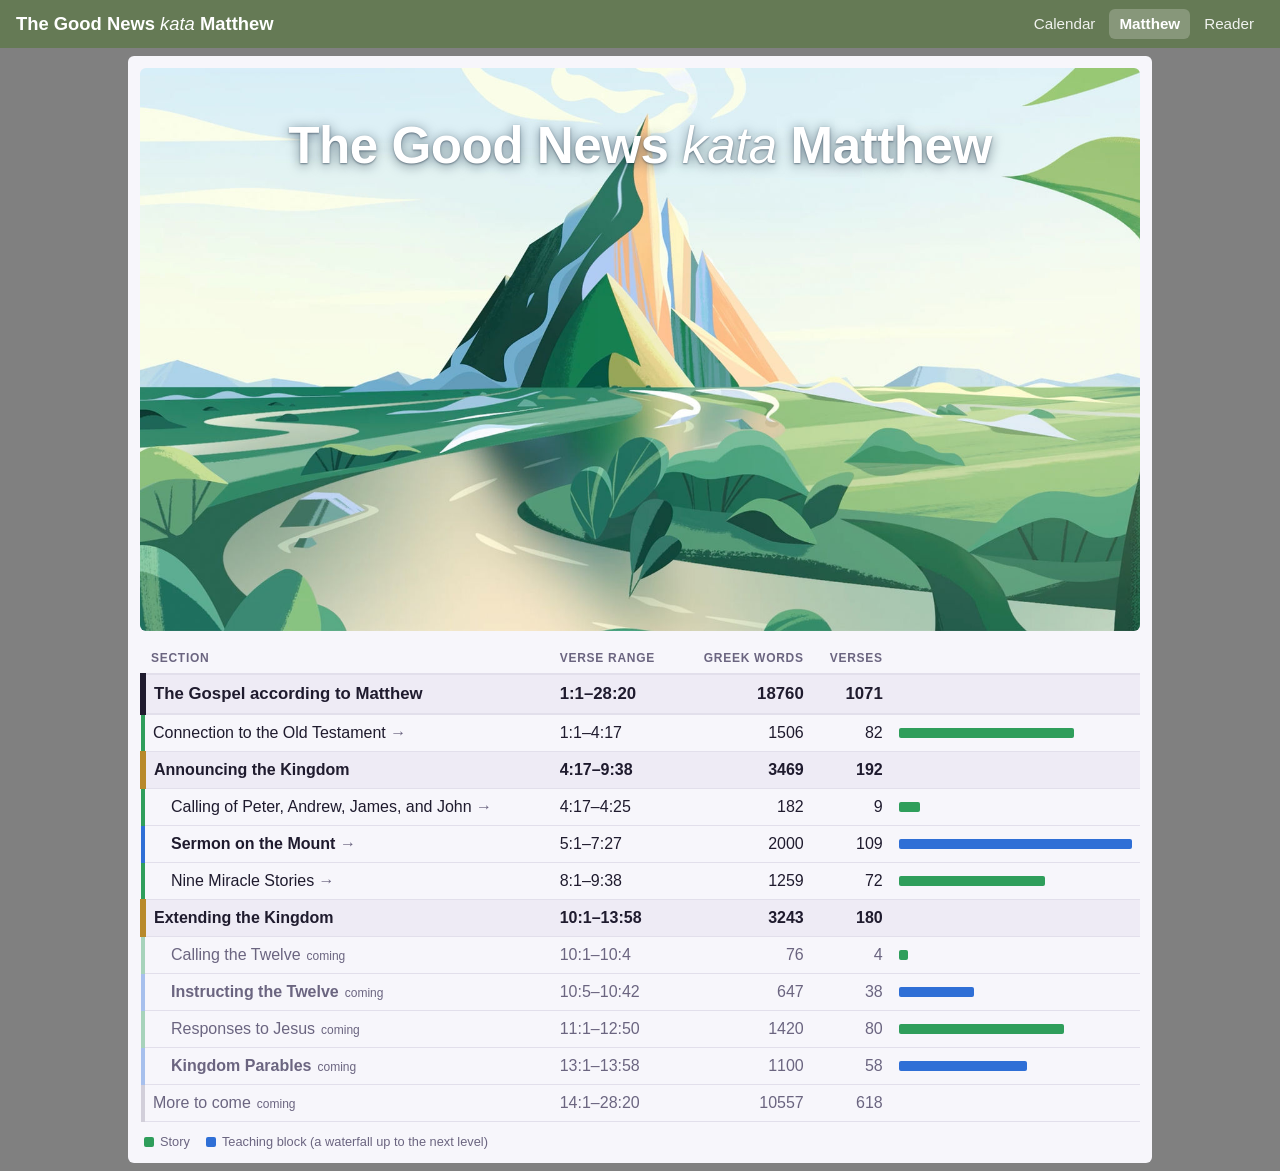
<file: public/index.html>
<!doctype html>
<html lang="en">
<head>
<meta charset="utf-8">
<meta name="viewport" content="width=device-width, initial-scale=1">
<title>Matthew</title>
<style>
body{margin:0;background:gray}
.mt-outline{--bg:#f7f6fb;--fg:#1f1b2e;--muted:#6b6580;--line:#e2dfeb;--tint:#eeebf5;--story:#2f9e5b;--teach:#2f6fd6;--x:#9a95a8;--group:#b8892b;
  max-width:1000px;margin:8px auto;background:var(--bg);color:var(--fg);padding:12px;border-radius:6px;font-family:"Graphik Web",-apple-system,BlinkMacSystemFont,"Segoe UI",Roboto,"Helvetica Neue",Arial,sans-serif;font-size:16px;line-height:1.5}
.mt-outline .hero{position:relative;margin-bottom:12px;border-radius:6px;overflow:hidden}
.mt-outline .hero img{display:block;width:100%;height:auto;aspect-ratio:16/9;object-fit:cover}
/* The title sits over the sky; it is text, not part of the image, so the image can be swapped. */
.mt-outline .hero h1{position:absolute;inset:0 0 auto;margin:0;padding:5% 4% 0;text-align:center;font-size:clamp(1.4rem,5.2vw,3.2rem);font-weight:700;line-height:1.1;letter-spacing:-.01em;color:#fff;text-shadow:0 2px 12px rgba(20,40,60,.55),0 1px 2px rgba(20,40,60,.5)}
.mt-outline .hero h1 span{font-style:italic;font-weight:400}
.mt-outline table{line-height:normal;border-collapse:collapse;width:100%;font-variant-numeric:tabular-nums}
.mt-outline th{text-align:left;font-size:.75rem;letter-spacing:.06em;text-transform:uppercase;color:var(--muted);border-bottom:2px solid var(--line);padding:8px}
.mt-outline td{padding:9px 8px;border-bottom:1px solid var(--line);vertical-align:middle}
.mt-outline td:first-child{border-left:4px solid var(--c0)}
.mt-outline tr.group{--c0:var(--group)} .mt-outline tr.story{--c0:var(--story)} .mt-outline tr.teach{--c0:var(--teach)} .mt-outline tr.x{--c0:var(--x)}
.mt-outline .n{text-align:right} .mt-outline .ref{white-space:nowrap}
.mt-outline .barc{width:25%;min-width:80px} .mt-outline .bar{display:block;height:10px;border-radius:2px;background:var(--c0)}
.mt-outline tr.kT td{font-weight:700;font-size:1.05rem;background:var(--tint);border-top:2px solid var(--line);border-bottom:2px solid var(--line)} .mt-outline tr.kT td:first-child{border-left:6px solid var(--fg)}
.mt-outline tr.kG td{font-weight:700;background:var(--tint)} .mt-outline tr.kG td:first-child{border-left-width:6px}
.mt-outline tr.teach td:first-child{font-weight:600}
.mt-outline a{color:inherit;text-decoration:none} .mt-outline a::after{content:" →";color:var(--muted)}
.mt-outline tr:has(a){cursor:pointer} .mt-outline tr:has(a):hover td{background:var(--tint)} .mt-outline tr:has(a):hover a{text-decoration:underline}
.mt-outline tr.soon td{color:var(--muted)} .mt-outline tr.soon td:first-child{border-left-color:color-mix(in srgb,var(--c0) 40%,transparent)}
.mt-outline .tag{font-size:.75rem;color:var(--muted);font-weight:400;margin-left:6px}
.mt-outline .legend{display:flex;flex-wrap:wrap;gap:4px 16px;margin:10px 4px 0;font-size:.8rem;color:var(--muted)}
.mt-outline .legend span::before{content:"";display:inline-block;width:10px;height:10px;border-radius:2px;margin-right:6px;vertical-align:-1px;background:var(--c)}
/* Narrow screens: drop the count columns, then the bars. */
@media (max-width:900px){.mt-outline th.n,.mt-outline td.n{display:none}}
@media (max-width:700px){.mt-outline th.barc,.mt-outline td.barc{display:none}}
</style>
<script src="scripts/site-header.js?v=2"></script>
</head>
<body>
<site-header current="matthew"></site-header>
<div class="mt-outline">
<div class="hero"><img src="images/mountain.jpg" alt="Mountain landscape (BibleProject)" width="1600" height="900"><h1>The Good News <span>kata</span> Matthew</h1></div>
<table><thead><tr><th>Section</th><th class="ref">Verse range</th><th class="n">Greek words</th><th class="n">Verses</th><th class="barc"><span style="position:absolute;left:-9999px">Relative length</span></th></tr></thead><tbody><tr class="x kT"><td style="padding-left:8px">The Gospel according to Matthew</td><td class="ref">1:1–28:20</td><td class="n">18760</td><td class="n">1071</td><td class="barc"></td></tr><tr class="story"><td style="padding-left:8px"><a href="/otconnections">Connection to the Old Testament</a></td><td class="ref">1:1–4:17</td><td class="n">1506</td><td class="n">82</td><td class="barc"><span class="bar" style="width:75.3%"></span></td></tr><tr class="group kG"><td style="padding-left:8px">Announcing the Kingdom</td><td class="ref">4:17–9:38</td><td class="n">3469</td><td class="n">192</td><td class="barc"></td></tr><tr class="story"><td style="padding-left:26px"><a href="/callingfourfishers">Calling of Peter, Andrew, James, and John</a></td><td class="ref">4:17–4:25</td><td class="n">182</td><td class="n">9</td><td class="barc"><span class="bar" style="width:9.1%"></span></td></tr><tr class="teach"><td style="padding-left:26px"><a href="/sotm">Sermon on the Mount</a></td><td class="ref">5:1–7:27</td><td class="n">2000</td><td class="n">109</td><td class="barc"><span class="bar" style="width:100.0%"></span></td></tr><tr class="story"><td style="padding-left:26px"><a href="/ninemiraclestories">Nine Miracle Stories</a></td><td class="ref">8:1–9:38</td><td class="n">1259</td><td class="n">72</td><td class="barc"><span class="bar" style="width:62.9%"></span></td></tr><tr class="group kG"><td style="padding-left:8px">Extending the Kingdom</td><td class="ref">10:1–13:58</td><td class="n">3243</td><td class="n">180</td><td class="barc"></td></tr><tr class="story soon"><td style="padding-left:26px">Calling the Twelve<span class="tag">coming</span></td><td class="ref">10:1–10:4</td><td class="n">76</td><td class="n">4</td><td class="barc"><span class="bar" style="width:3.8%"></span></td></tr><tr class="teach soon"><td style="padding-left:26px">Instructing the Twelve<span class="tag">coming</span></td><td class="ref">10:5–10:42</td><td class="n">647</td><td class="n">38</td><td class="barc"><span class="bar" style="width:32.4%"></span></td></tr><tr class="story soon"><td style="padding-left:26px">Responses to Jesus<span class="tag">coming</span></td><td class="ref">11:1–12:50</td><td class="n">1420</td><td class="n">80</td><td class="barc"><span class="bar" style="width:71.0%"></span></td></tr><tr class="teach soon"><td style="padding-left:26px">Kingdom Parables<span class="tag">coming</span></td><td class="ref">13:1–13:58</td><td class="n">1100</td><td class="n">58</td><td class="barc"><span class="bar" style="width:55.0%"></span></td></tr><tr class="x soon"><td style="padding-left:8px">More to come<span class="tag">coming</span></td><td class="ref">14:1–28:20</td><td class="n">10557</td><td class="n">618</td><td class="barc"></td></tr></tbody></table>
<div class="legend"><span style="--c:var(--story)">Story</span><span style="--c:var(--teach)">Teaching block (a waterfall up to the next level)</span></div>
</div>
<script>
// A click anywhere on a section's row opens its page.
document.querySelector(".mt-outline tbody").addEventListener("click", (event) => {
  const link = event.target.closest("tr")?.querySelector("a");
  if (link && !event.target.closest("a")) location.href = link.href;
});
</script>
</body>
</html>
</file>
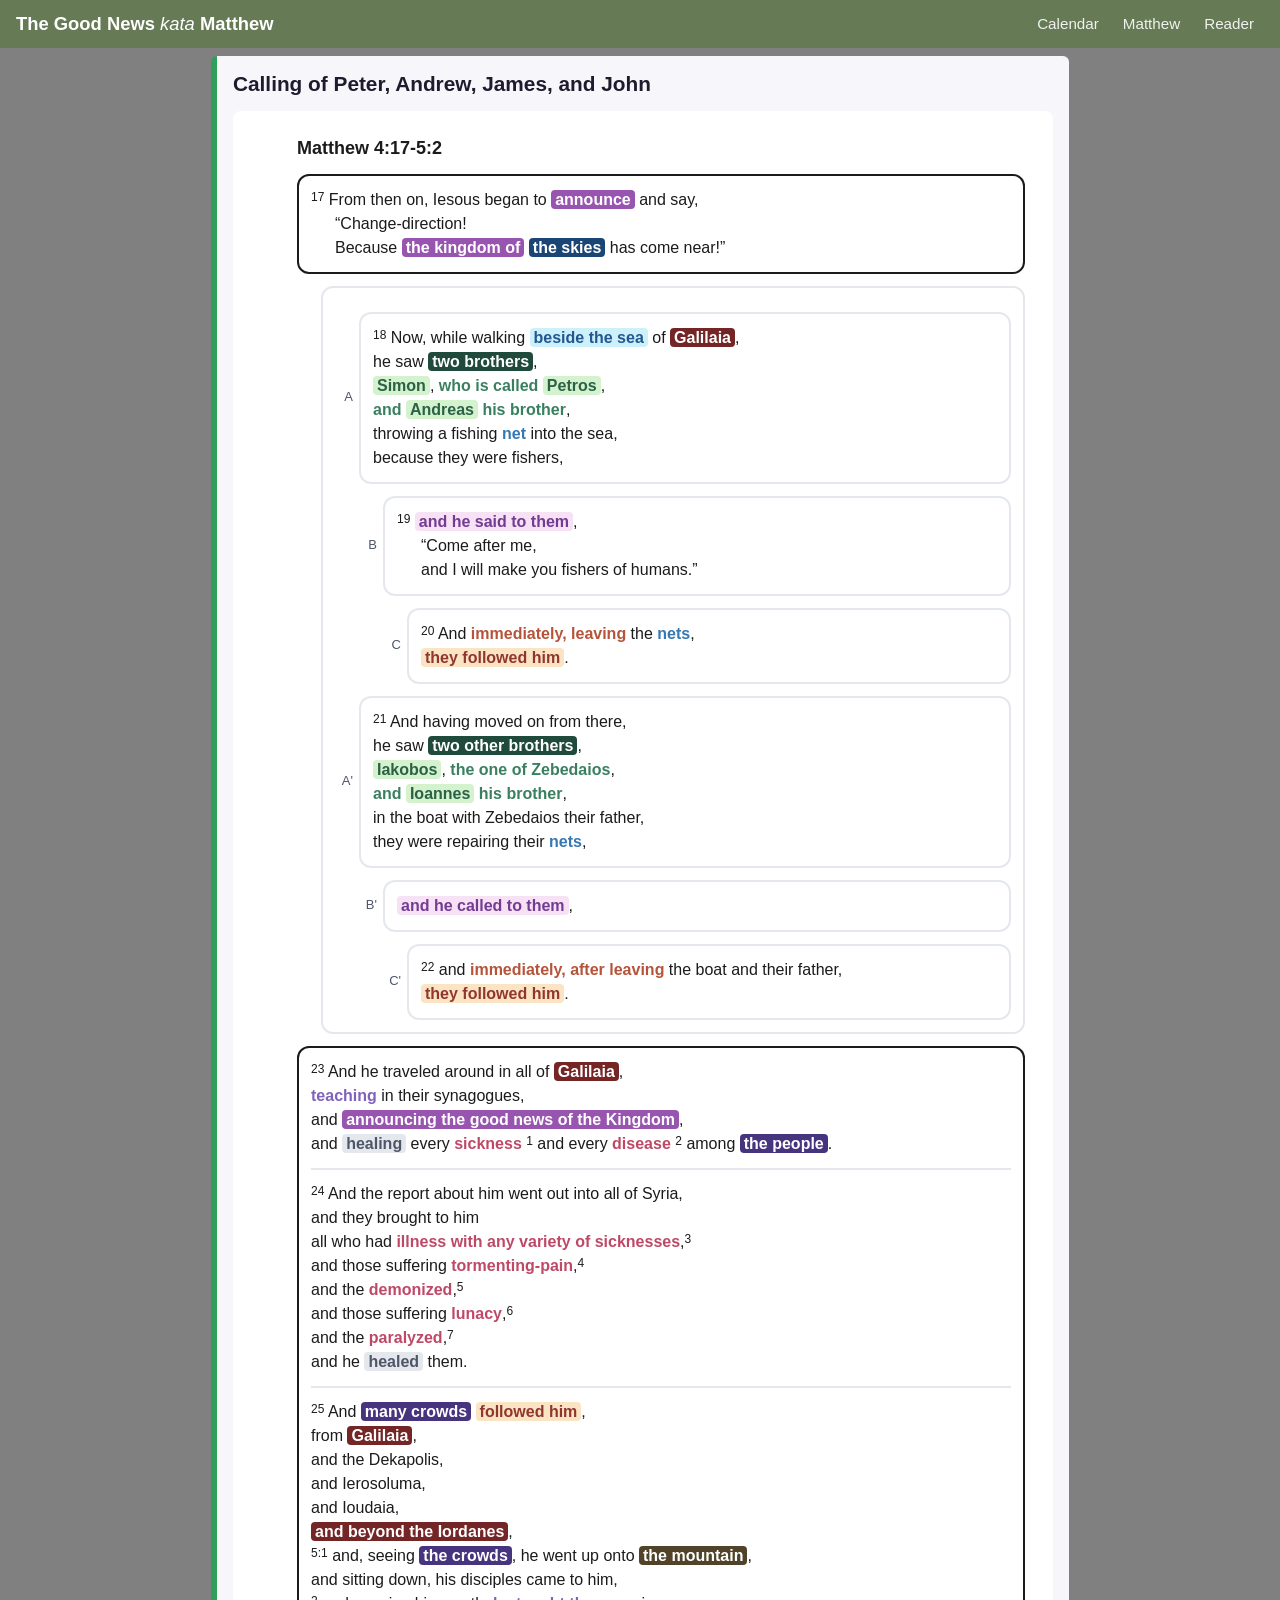
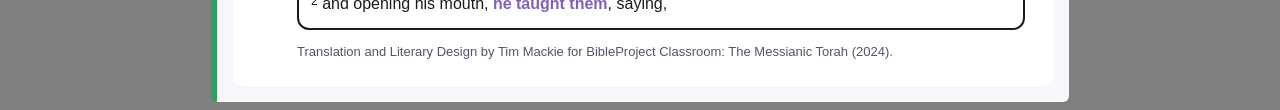
<file: public/callingfourfishers.html>
<!doctype html>
<html lang="en">
<head>
<meta charset="utf-8">
<meta name="viewport" content="width=device-width, initial-scale=1">
<title>Calling of Peter, Andrew, James, and John</title>
<link rel="stylesheet" href="styles/literary-design.css?v=12">
<style>
.fishers{--bg:#f7f6fb;--fg:#1f1b2e;--muted:#6b6580;--line:#e2dfeb;--tint:#eeebf5;--c0:#2f9e5b;
  background:var(--bg);color:var(--fg);padding:12px 16px 16px;border-radius:6px;border-left:6px solid var(--c0);max-width:820px;margin:8px auto;
  font-family:"Graphik Web",-apple-system,BlinkMacSystemFont,"Segoe UI",Roboto,"Helvetica Neue",Arial,sans-serif;font-size:16px;line-height:1.5}
.fishers h1{margin:0 0 12px;font-size:1.3rem;font-weight:700}
.fishers .passage{background:#fff;border-radius:8px;padding:12px 16px}
body{margin:0;background:gray}
@media (max-width:860px){.fishers{margin:8px}}
</style>
<script src="scripts/site-header.js?v=2"></script>
</head>
<body>
<site-header></site-header>
<script src="scripts/literary-design.js?v=12"></script>
<main class="fishers">
<h1>Calling of Peter, Andrew, James, and John</h1>
<div class="passage">Loading…</div>
</main>
<script>
(async () => {
  const text = document.querySelector(".fishers .passage");
  try {
    const visual = await LiteraryDesign.load("matthew-4-17-5-2");
    text.replaceChildren(LiteraryDesign.render(visual));
  } catch (err) {
    text.textContent = "Couldn't load the text.";
    console.error(err);
  }
})();
</script>
</body>
</html>
</file>
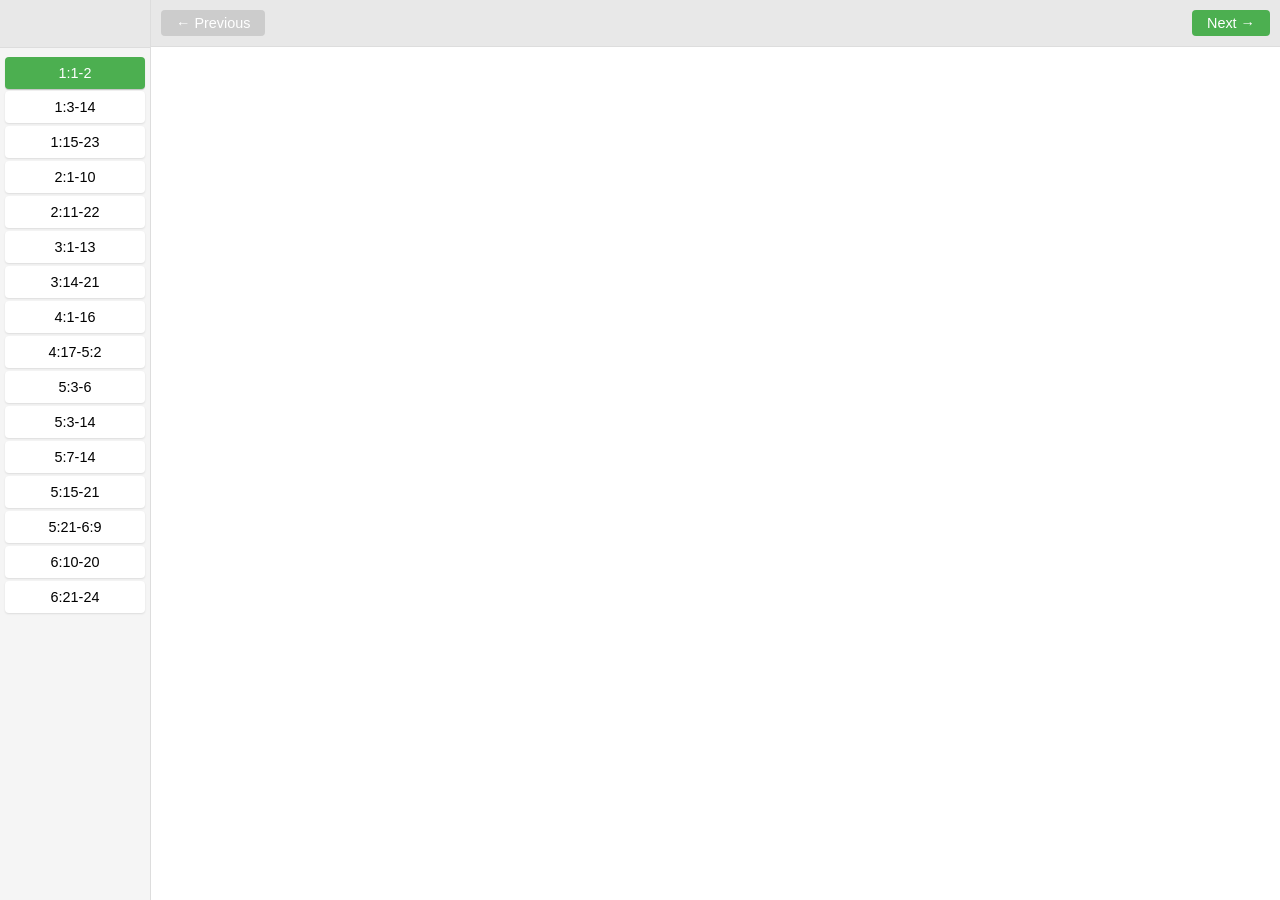
<file: public/ephesians.html>
<!DOCTYPE html>
<html>
<head>
    <title>Ephesians</title>
    <link rel="stylesheet" href="styles/style.css">
    <style>
        .main-container {
            display: flex;
            height: 100vh;
        }
        #left-panel {
            width: 100% !important;
            flex: 1;
        }
        .bible-reader-container {
            display: flex;
            height: 100%;
        }
        .nav-column {
            flex: 0 0 auto;
        }
        .iframe-column {
            flex: 1;
            display: flex;
            flex-direction: column;
        }
        .iframe-controls {
            display: flex;
            align-items: center;
            padding: 10px;
            gap: 10px;
        }
        .nav-major-header {
            padding: 10px 12px 4px 12px;
            font-size: 13px;
            font-weight: 700;
            text-transform: uppercase;
            letter-spacing: 0.04em;
            color: #333;
            border-top: 2px solid #aaa;
            margin-top: 8px;
        }
        .nav-major-header:first-child {
            margin-top: 0;
            border-top: none;
        }
        .nav-minor-header {
            padding: 4px 12px 2px 14px;
            font-size: 11px;
            font-style: italic;
            color: #666;
        }
    </style>
    <script>window.TEXT_VISUALS_JSON = "scripts/ephesians_text_visuals.json";</script>
    <script type="text/javascript" src="scripts/reader.js"></script>
</head>
<body>
    <div class="main-container">
        <div class="left-panel" id="left-panel">
            <div class="bible-reader-container">
                <!-- Navigation Column -->
                <div class="nav-column" id="nav-column">
                    <div class="nav-header">
                        <span>&nbsp;</span>
                        <button class="mobile-close-btn" id="nav-close-btn" style="display: none;">×</button>
                    </div>
                    <div class="nav-list" id="nav-list">
                        <!-- Populated by JavaScript -->
                    </div>
                </div>

                <!-- Iframe Column -->
                <div class="iframe-column">
                    <div class="iframe-controls">
                        <button id="hamburger-btn" class="hamburger-btn" style="display: none;" title="Show navigation">☰</button>
                        <div style="flex: 1; display: flex; justify-content: space-between; gap: 10px; align-items: center;">
                            <button id="prev-btn" class="nav-btn">← Previous</button>
                            <button id="next-btn" class="nav-btn">Next →</button>
                        </div>
                    </div>
                    <div style="flex: 1; overflow: hidden;">
                        <iframe
                            id="bible-visual-iframe"
                            src=""
                            style="width: 100%; height: 100%; border: none;">
                        </iframe>
                    </div>
                </div>
            </div>
        </div>
    </div>
</body>
</html>
</file>
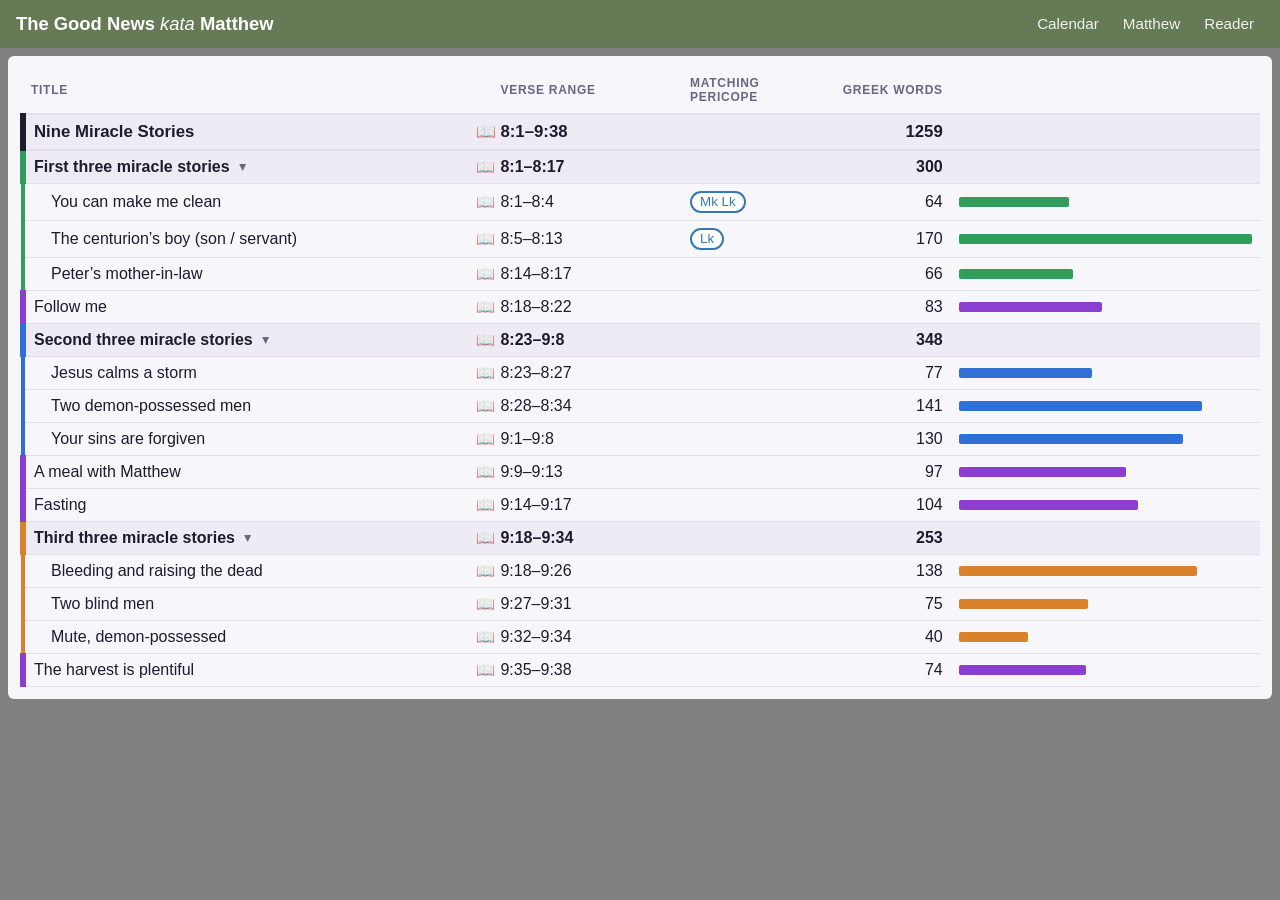
<file: public/ninemiraclestories.html>
<!doctype html>
<html lang="en">
<head>
<meta charset="utf-8">
<meta name="viewport" content="width=device-width, initial-scale=1">
<title>Nine Miracle Stories</title>
<link rel="stylesheet" href="styles/literary-design.css?v=12">
<style>
.nm-outline{--bg:#f7f6fb;--fg:#1f1b2e;--muted:#6b6580;--line:#e2dfeb;--tint:#eeebf5;--g:#2f9e5b;--b:#2f6fd6;--j:#d9822b;--f:#8a3fd1;--x:#9a95a8;--fill:#3678b4;
  overflow-x:auto;background:var(--bg);color:var(--fg);padding:12px;border-radius:6px;font-family:"Graphik Web",-apple-system,BlinkMacSystemFont,"Segoe UI",Roboto,"Helvetica Neue",Arial,sans-serif;font-size:16px;line-height:1.5}
.nm-outline table{line-height:normal;border-collapse:collapse;width:100%;min-width:620px;font-variant-numeric:tabular-nums}
.nm-outline th{text-align:left;font-size:.75rem;letter-spacing:.06em;text-transform:uppercase;color:var(--muted);border-bottom:2px solid var(--line);padding:8px}
.nm-outline td{padding:7px 8px;border-bottom:1px solid var(--line);border-top:0;vertical-align:middle}
.nm-outline td:first-child{border-left:4px solid var(--c0)}
.nm-outline tr.g{--c0:var(--g)} .nm-outline tr.b{--c0:var(--b)} .nm-outline tr.j{--c0:var(--j)} .nm-outline tr.f{--c0:var(--f)} .nm-outline tr.x{--c0:var(--x)}
.nm-outline .n{text-align:right} .nm-outline .ref{white-space:nowrap} .nm-outline .num{color:var(--muted);margin-right:4px}
.nm-outline .barc{width:25%;min-width:80px} .nm-outline .bar{display:block;height:10px;border-radius:2px;background:var(--c0)}
.nm-outline tr.kS td{font-size:.9rem;padding-top:4px;padding-bottom:4px} .nm-outline tr.kS .bar{height:6px;opacity:.55}
.nm-outline tr.kG td{font-weight:700;background:var(--tint)} .nm-outline tr.kG td:first-child{border-left-width:6px}
.nm-outline tr.kP td:first-child .num{color:var(--fg)}
.nm-outline tr.top td:first-child{border-left-width:6px} /* the unnumbered "follow" rows get the same thick line as the three groups */
.nm-outline tr.kT td{font-weight:700;font-size:1.05rem;background:var(--tint);border-top:2px solid var(--line);border-bottom:2px solid var(--line)} .nm-outline tr.kT td:first-child{border-left:6px solid var(--fg)}
.nm-outline .ref{position:relative;padding-left:32px}
.nm-outline .ld-group{font-size:1.05rem} /* Greek reads a little small at 16px */
.nm-outline .read{position:absolute;left:6px;top:50%;transform:translateY(-50%);border:0;background:none;padding:0 2px;cursor:pointer;font-size:.95em;line-height:1;opacity:.75}
.nm-outline .read:hover,.nm-outline .read[aria-expanded="true"]{opacity:1}
.nm-outline tr.reading td{padding:0;border-left:4px solid var(--c0);background:var(--tint)}
.nm-outline .sheet{overflow:hidden} .nm-outline .sheet-inner{padding:8px 8px 16px}
.nm-outline tr.collapsed{display:none}
.nm-outline tr.section td:first-child,.nm-outline tr[data-unit]:not(.section){cursor:pointer}
.nm-outline tr[data-unit]:not(.section):hover td{background:var(--tint)}
.nm-outline .toggle{border:0;background:none;padding:0 4px;margin-left:2px;cursor:pointer;color:var(--muted);font-size:.9em;line-height:1;display:inline-block;transition:transform .15s}
.nm-outline .toggle[aria-expanded="true"]{transform:rotate(90deg)}
/* Other Gospels: a pill naming the Gospels that also tell the story; it opens the accounts side by side. */
.nm-outline .ot{white-space:nowrap;line-height:0} .nm-outline th.ot{white-space:normal;line-height:1.2;width:1%}
.nm-outline .gospels{height:22px;padding:0 8px;border:2px solid var(--fill);border-radius:11px;background:#fff;color:var(--fill);font:600 11px/1 inherit;font-family:inherit;cursor:pointer;vertical-align:middle;transition:transform .15s}
.nm-outline .gospels:hover,.nm-outline .gospels:focus-visible{background:var(--fill);color:#fff;outline:none}
.gospel-modal{width:min(1100px,calc(100vw - 32px));max-height:calc(100vh - 48px);padding:0;border:0;border-radius:10px;background:#f4f2f8;color:#1f1b2d;box-shadow:0 20px 60px rgba(0,0,0,.45);overflow:hidden;font-family:system-ui,-apple-system,"Segoe UI",sans-serif}
.gospel-modal[open]{display:flex;flex-direction:column;animation:gospel-in .2s ease-out} .gospel-modal::backdrop{background:rgba(15,12,25,.6)}
@keyframes gospel-in{from{opacity:0;transform:scale(.96)}}
@media (prefers-reduced-motion:reduce){.gospel-modal[open]{animation:none}}
.gospel-modal header{display:flex;align-items:center;gap:10px;padding:10px 8px 10px 16px;border-bottom:1px solid #e2dfeb} .gospel-modal h2{flex:1;margin:0;font-size:1.05rem;font-weight:600}
.gospel-modal .close{border:0;background:none;color:inherit;font-size:1.6rem;line-height:1;cursor:pointer;padding:2px 10px 6px;border-radius:6px} .gospel-modal .close:hover{background:#e7e3f0}
.gospel-modal .body{overflow-y:auto;padding:12px 16px 16px;line-height:1.5}
.gospel-modal .synopsis{display:grid;grid-template-columns:repeat(var(--cols),1fr);gap:0 10px}
.gospel-modal .synopsis .book{font-weight:700;padding:4px 10px 6px;border-bottom:2px solid #c9c3d8} .gospel-modal .synopsis .book span{font-weight:400;color:#6b6580}
.gospel-modal .synopsis .label{grid-column:1/-1;margin:12px 0 4px;font-size:.72rem;letter-spacing:.06em;text-transform:uppercase;color:#6b6580}
.gospel-modal .synopsis .cell{background:#fff;border-radius:8px;padding:8px 12px}
.gospel-modal .synopsis .cell.matthew:not(.empty,.context){box-shadow:inset 4px 0 0 #2f9e5b}
.gospel-modal .synopsis .cell.empty{background:none;border:1px dashed #c9c3d8;color:#9a95a8;text-align:center}
.gospel-modal .synopsis .cell.context{background:none;font-style:italic;color:#6b6580;padding:2px 12px}
.gospel-modal .synopsis .book small{display:block;font-weight:400;font-style:italic;color:#6b6580}
.gospel-modal .synopsis .aside{display:block;font-size:.85em;font-style:italic;color:#6b6580;margin-bottom:2px}
.gospel-modal .synopsis sup{font-size:.7em;color:#6b6580;margin-right:2px}
.gospel-modal mark{background:#fae4c4;color:inherit;border-radius:3px;padding:0 2px}
.gospel-modal .hl{border-radius:3px;padding:0 2px;box-decoration-break:clone;-webkit-box-decoration-break:clone} .gospel-modal .hl strong{font-weight:700}
.gospel-modal .hl-blue{background:#d4e4fb} .gospel-modal .hl-purple{background:#e8dcf7} .gospel-modal .hl-green{background:#d3f0dc}
.gospel-modal .key{margin:10px 0 0;font-size:.8rem;color:#6b6580}
.gospel-modal h3{margin:20px 0 6px;font-size:.75rem;letter-spacing:.06em;text-transform:uppercase;color:#6b6580}
.gospel-modal .discuss{background:#fff;border-radius:8px;padding:8px 14px} .gospel-modal .discuss p{margin:6px 0} .gospel-modal .discuss ul{margin:6px 0;padding-left:20px} .gospel-modal .discuss li{margin:0 0 6px}
.gospel-modal .discuss.point{background:#eeebf5;border-left:4px solid #2f9e5b;border-radius:0 8px 8px 0}
.gospel-modal footer{padding:8px 16px 10px;font-size:.8rem;color:#6b6580;border-top:1px solid #e2dfeb}
/* Phones: one column; each passage says which Gospel it is. */
@media (max-width:700px){.gospel-modal .synopsis{grid-template-columns:1fr;gap:4px}.gospel-modal .synopsis .book{display:none}.gospel-modal .synopsis .cell::before{content:attr(data-book) " ";font-weight:700;font-style:normal;color:#1f1b2d}}
/* Narrow screens: drop the count columns, then the bars. */
@media (max-width:900px){.nm-outline th.n,.nm-outline td.n{display:none}.nm-outline table{min-width:0}}
@media (max-width:700px){.nm-outline th.barc,.nm-outline td.barc{display:none}}
/* Display modes (press "n" to cycle). 0 default: no numbers, no Verses column.
   1: everything. 2: leanest, titles + ranges + bars only. */
.nm-outline[data-mode="0"] .num,.nm-outline[data-mode="2"] .num{display:none}
.nm-outline[data-mode="0"] :is(th,td):nth-child(5){display:none}
.nm-outline[data-mode="2"] .read,.nm-outline[data-mode="2"] :is(th,td):is(.n,.ot){display:none}
.nm-outline[data-mode="2"] .ref{padding-left:8px}
body{margin:0;background:gray} .nm-outline{margin:8px}
</style>
<script src="scripts/site-header.js?v=2"></script>
</head>
<body>
<site-header></site-header>
<div class="nm-outline" data-mode="0"><table><thead><tr><th>Title</th><th class="ref">Verse range</th><th class="ot">Matching Pericope</th><th class="n">Greek words</th><th class="n">Verses</th><th class="barc"><span style="position:absolute;left:-9999px">Relative length</span></th></tr></thead><tbody><tr class="x kT" data-unit="kata-matthew-8-1-4 kata-matthew-8-5-13 kata-matthew-8-14-17 kata-matthew-8-18-22 kata-matthew-8-23-27 kata-matthew-8-28-34 kata-matthew-9-1-8 kata-matthew-9-9-13 kata-matthew-9-14-17 kata-matthew-9-18-26 kata-matthew-9-27-31 kata-matthew-9-32-34 kata-matthew-9-35-38"><td style="padding-left:8px"><span class="num"></span> Nine Miracle Stories</td><td class="ref"><button class="read" type="button" aria-label="Read the text" title="Read the text">📖</button>8:1–9:38</td><td class="ot"></td><td class="n">1259</td><td class="n">72</td><td class="barc"></td></tr><tr class="g kG" data-unit="kata-matthew-8-1-4 kata-matthew-8-5-13 kata-matthew-8-14-17"><td style="padding-left:8px"><span class="num">1.0</span> First three miracle stories</td><td class="ref"><button class="read" type="button" aria-label="Read the text" title="Read the text">📖</button>8:1–8:17</td><td class="ot"></td><td class="n">300</td><td class="n">17</td><td class="barc"></td></tr><tr class="g kP" data-unit="kata-matthew-8-1-4"><td style="padding-left:26px"><span class="num">1.1</span> You can make me clean</td><td class="ref"><button class="read" type="button" aria-label="Read the text" title="Read the text">📖</button>8:1–8:4</td><td class="ot"><button class="gospels" type="button" data-gospels="leper" aria-label="In the other Gospels: Mark, Luke">Mk Lk</button></td><td class="n">64</td><td class="n">4</td><td class="barc"><span class="bar" style="width:37.6%"></span></td></tr><tr class="g kP" data-unit="kata-matthew-8-5-13"><td style="padding-left:26px"><span class="num">1.2</span> The centurion’s boy (son / servant)</td><td class="ref"><button class="read" type="button" aria-label="Read the text" title="Read the text">📖</button>8:5–8:13</td><td class="ot"><button class="gospels" type="button" data-gospels="centurion" aria-label="In the other Gospels: Luke">Lk</button></td><td class="n">170</td><td class="n">9</td><td class="barc"><span class="bar" style="width:100.0%"></span></td></tr><tr class="g kP" data-unit="kata-matthew-8-14-17"><td style="padding-left:26px"><span class="num">1.3</span> Peter’s mother-in-law</td><td class="ref"><button class="read" type="button" aria-label="Read the text" title="Read the text">📖</button>8:14–8:17</td><td class="ot"></td><td class="n">66</td><td class="n">4</td><td class="barc"><span class="bar" style="width:38.8%"></span></td></tr><tr class="f kP top" data-unit="kata-matthew-8-18-22"><td style="padding-left:8px"><span class="num"></span> Follow me</td><td class="ref"><button class="read" type="button" aria-label="Read the text" title="Read the text">📖</button>8:18–8:22</td><td class="ot"></td><td class="n">83</td><td class="n">5</td><td class="barc"><span class="bar" style="width:48.8%"></span></td></tr><tr class="b kG" data-unit="kata-matthew-8-23-27 kata-matthew-8-28-34 kata-matthew-9-1-8"><td style="padding-left:8px"><span class="num">2.0</span> Second three miracle stories</td><td class="ref"><button class="read" type="button" aria-label="Read the text" title="Read the text">📖</button>8:23–9:8</td><td class="ot"></td><td class="n">348</td><td class="n">20</td><td class="barc"></td></tr><tr class="b kP" data-unit="kata-matthew-8-23-27"><td style="padding-left:26px"><span class="num">2.1</span> Jesus calms a storm</td><td class="ref"><button class="read" type="button" aria-label="Read the text" title="Read the text">📖</button>8:23–8:27</td><td class="ot"></td><td class="n">77</td><td class="n">5</td><td class="barc"><span class="bar" style="width:45.3%"></span></td></tr><tr class="b kP" data-unit="kata-matthew-8-28-34"><td style="padding-left:26px"><span class="num">2.2</span> Two demon-possessed men</td><td class="ref"><button class="read" type="button" aria-label="Read the text" title="Read the text">📖</button>8:28–8:34</td><td class="ot"></td><td class="n">141</td><td class="n">7</td><td class="barc"><span class="bar" style="width:82.9%"></span></td></tr><tr class="b kP" data-unit="kata-matthew-9-1-8"><td style="padding-left:26px"><span class="num">2.3</span> Your sins are forgiven</td><td class="ref"><button class="read" type="button" aria-label="Read the text" title="Read the text">📖</button>9:1–9:8</td><td class="ot"></td><td class="n">130</td><td class="n">8</td><td class="barc"><span class="bar" style="width:76.5%"></span></td></tr><tr class="f kP top" data-unit="kata-matthew-9-9-13"><td style="padding-left:8px"><span class="num"></span> A meal with Matthew</td><td class="ref"><button class="read" type="button" aria-label="Read the text" title="Read the text">📖</button>9:9–9:13</td><td class="ot"></td><td class="n">97</td><td class="n">5</td><td class="barc"><span class="bar" style="width:57.1%"></span></td></tr><tr class="f kP top" data-unit="kata-matthew-9-14-17"><td style="padding-left:8px"><span class="num"></span> Fasting</td><td class="ref"><button class="read" type="button" aria-label="Read the text" title="Read the text">📖</button>9:14–9:17</td><td class="ot"></td><td class="n">104</td><td class="n">4</td><td class="barc"><span class="bar" style="width:61.2%"></span></td></tr><tr class="j kG" data-unit="kata-matthew-9-18-26 kata-matthew-9-27-31 kata-matthew-9-32-34"><td style="padding-left:8px"><span class="num">3.0</span> Third three miracle stories</td><td class="ref"><button class="read" type="button" aria-label="Read the text" title="Read the text">📖</button>9:18–9:34</td><td class="ot"></td><td class="n">253</td><td class="n">17</td><td class="barc"></td></tr><tr class="j kP" data-unit="kata-matthew-9-18-26"><td style="padding-left:26px"><span class="num">3.1</span> Bleeding and raising the dead</td><td class="ref"><button class="read" type="button" aria-label="Read the text" title="Read the text">📖</button>9:18–9:26</td><td class="ot"></td><td class="n">138</td><td class="n">9</td><td class="barc"><span class="bar" style="width:81.2%"></span></td></tr><tr class="j kP" data-unit="kata-matthew-9-27-31"><td style="padding-left:26px"><span class="num">3.2</span> Two blind men</td><td class="ref"><button class="read" type="button" aria-label="Read the text" title="Read the text">📖</button>9:27–9:31</td><td class="ot"></td><td class="n">75</td><td class="n">5</td><td class="barc"><span class="bar" style="width:44.1%"></span></td></tr><tr class="j kP" data-unit="kata-matthew-9-32-34"><td style="padding-left:26px"><span class="num">3.3</span> Mute, demon-possessed</td><td class="ref"><button class="read" type="button" aria-label="Read the text" title="Read the text">📖</button>9:32–9:34</td><td class="ot"></td><td class="n">40</td><td class="n">3</td><td class="barc"><span class="bar" style="width:23.5%"></span></td></tr><tr class="f kP top" data-unit="kata-matthew-9-35-38"><td style="padding-left:8px"><span class="num"></span> The harvest is plentiful</td><td class="ref"><button class="read" type="button" aria-label="Read the text" title="Read the text">📖</button>9:35–9:38</td><td class="ot"></td><td class="n">74</td><td class="n">4</td><td class="barc"><span class="bar" style="width:43.5%"></span></td></tr></tbody></table></div>
<script src="scripts/literary-design.js?v=12"></script>
<script>
const outline = document.querySelector(".nm-outline");

// Sections 1.0, 2.0 and 3.0 start expanded; clicking a section's header shows
// or hides all of its rows at once. /ninemiraclestories#2.0 opens only that section.
const SECTIONS = ["1.0", "2.0", "3.0"];
const numOf = (row) => row.querySelector(".num")?.textContent || "";
const sectionOf = (num) =>
  SECTIONS.find((s) => num !== s && num.startsWith(s.replace(/\.0$/, "") + "."));
const sectionRows = {};
for (const row of outline.querySelectorAll("tbody tr")) {
  const num = numOf(row);
  if (SECTIONS.includes(num)) {
    row.classList.add("section");
    row.dataset.section = num;
    const title = row.querySelector("td");
    title.insertAdjacentHTML("beforeend", ' <button class="toggle" type="button" aria-expanded="true" aria-label="Hide this section">▸</button>');
  } else if (sectionOf(num)) {
    (sectionRows[sectionOf(num)] ||= []).push(row);
  }
}

function setSection(section, expanded) {
  const header = outline.querySelector(`tr[data-section="${section}"]`);
  header.querySelector(".toggle").setAttribute("aria-expanded", String(expanded));
  header.querySelector(".toggle").setAttribute("aria-label", expanded ? "Hide this section" : "Show this section");
  for (const row of sectionRows[section]) {
    row.classList.toggle("collapsed", !expanded);
    if (!expanded) for (const panel of panelsOf(row)) closePanel(panel, false);
  }
}

function openFromHash() {
  const section = decodeURIComponent(location.hash.slice(1));
  if (!SECTIONS.includes(section)) return;
  for (const s of SECTIONS) setSection(s, s === section);
  outline.querySelector(`tr[data-section="${section}"]`).scrollIntoView({ block: "start" });
}
openFromHash();
window.addEventListener("hashchange", openFromHash);

// Secret display modes: "n" cycles 0 (default) → 1 (everything) → 2 (leanest) → 0.
const MODES = 3;
document.addEventListener("keydown", (event) => {
  if (event.key !== "n" || event.metaKey || event.ctrlKey || event.altKey) return;
  if (document.querySelector("dialog[open]") || event.target.closest?.("input, textarea, [contenteditable]")) return;
  outline.dataset.mode = (Number(outline.dataset.mode) + 1) % MODES;
});

if (typeof LiteraryDesign !== "undefined") LiteraryDesign.preload("kata");

// 📖 opens the row's text under it. Panels stay open, except that opening one
// closes any open panel whose verses overlap it (its parent or sub-sections).
// Panels roll down like a screen and roll back up when closed.
const rangeOf = (row) => row.querySelector(".ref").textContent.trim().replace("📖", "");
const panelsOf = (row) => [...outline.querySelectorAll("tr.reading")].filter((panel) => panel.row === row);
const openPanels = () => [...outline.querySelectorAll("tr.reading:not(.closing)")];

// Animates the sheet's height from `from` to `to` px while sliding its content
// with the bottom edge, so the text moves down with it rather than being uncovered.
function roll(panel, from, to) {
  const sheet = panel.querySelector(".sheet");
  const inner = sheet.firstElementChild;
  const full = inner.offsetHeight;
  const reduce = matchMedia("(prefers-reduced-motion: reduce)").matches;
  const options = { duration: reduce ? 0 : 400, easing: "cubic-bezier(.25,.8,.25,1)", fill: "forwards" };
  for (const animation of [...sheet.getAnimations(), ...inner.getAnimations()]) animation.cancel();
  inner.animate([{ transform: `translateY(${from - full}px)` }, { transform: `translateY(${to - full}px)` }], options);
  return sheet.animate([{ height: `${from}px` }, { height: `${to}px` }], options).finished;
}

function closePanel(panel, animate = true) {
  panel.classList.add("closing");
  if (!panelsOf(panel.row).some((p) => !p.classList.contains("closing")))
    panel.row.querySelector("button.read").setAttribute("aria-expanded", "false");
  if (!animate) return panel.remove();
  roll(panel, panel.querySelector(".sheet").getBoundingClientRect().height, 0).then(() => panel.remove(), () => {});
}

// Other Gospels: the pill opens the story as Matthew, Mark and Luke tell it, side by side,
// then how they are alike, how they differ, and what Matthew is doing (data/ninemiraclestories_gospels.json).
const stories = {};
const storiesLoaded = fetch("data/ninemiraclestories_gospels.json")
  .then((response) => response.json())
  .then((data) => { for (const story of data.stories) stories[story.id] = story; })
  .catch(() => {});
const gospelModal = document.createElement("dialog");
gospelModal.className = "gospel-modal";
gospelModal.innerHTML =
  '<header><h2></h2><button class="close" type="button" aria-label="Close">×</button></header><div class="body"></div><footer></footer>';
document.body.append(gospelModal);
gospelModal.addEventListener("click", (event) => {
  if (event.target === gospelModal || event.target.closest(".close")) gospelModal.close();
});

async function showGospels(id) {
  await storiesLoaded;
  const story = stories[id];
  if (!story) return;
  const cell = (book, inner, kind = "") =>
    `<div class="cell ${kind} ${book === "Matthew" ? "matthew" : ""}" data-book="${book}">${inner}</div>`;
  const context = (label, row) =>
    `<div class="label">${label}</div>` + story.books.map((b) => cell(b, row[b] || "", "context")).join("");
  gospelModal.querySelector("h2").textContent = `${story.title}: in the other Gospels`;
  gospelModal.querySelector("footer").textContent = story.sources;
  const body = gospelModal.querySelector(".body");
  body.innerHTML =
    `<div class="synopsis" style="--cols:${story.books.length}">` +
    story.books.map((b) => `<div class="book">${b} <span>${story.refs[b]}</span>` +
      (story.headnotes?.[b] ? `<small>${story.headnotes[b]}</small>` : "") + "</div>").join("") +
    context("Just before", story.before) +
    story.beats
      .map((beat) => `<div class="label">${beat.label}</div>` +
        story.books.map((b) => (beat.cells[b] ? cell(b, beat.cells[b]) : cell(b, "—", "empty"))).join(""))
      .join("") +
    context("Next", story.after) +
    '</div><p class="key"><mark>Marked</mark> words are only in that Gospel. A dashed box: that Gospel doesn’t have this part.' +
    (story.key ? `<br>Colors: ${story.key}.` : "") + "</p>" +
    `<h3>Alike</h3><div class="discuss">${story.alike}</div>` +
    (story.different ? `<h3>Different</h3><div class="discuss">${story.different}</div>` : "") +
    `<h3>What Matthew is doing</h3><div class="discuss point">${story.point}</div>`;
  body.scrollTop = 0;
  gospelModal.showModal();
}

outline.addEventListener("click", async (event) => {
  const gospelsButton = event.target.closest("button.gospels[data-gospels]");
  if (gospelsButton) {
    showGospels(gospelsButton.dataset.gospels);
    return;
  }
  const header = event.target.closest("tr.section");
  if (header && !event.target.closest("td.ref")) {
    const toggle = header.querySelector(".toggle");
    setSection(header.dataset.section, toggle.getAttribute("aria-expanded") !== "true");
    return;
  }
  // On every other row, a click anywhere works like clicking its 📖.
  const button =
    event.target.closest("button.read") ||
    event.target.closest("tr[data-unit]:not(.section)")?.querySelector("button.read");
  if (!button) return;
  const row = button.closest("tr");
  const open = openPanels().find((panel) => panel.row === row);
  if (open) {
    closePanel(open);
    return;
  }
  const range = rangeOf(row);
  const [from, to] = LiteraryDesign.rangeKeys(range);
  for (const panel of openPanels()) {
    const [a, b] = LiteraryDesign.rangeKeys(rangeOf(panel.row));
    if (a <= to && from <= b) closePanel(panel);
  }
  // The white box lines up with the start of the row's title text (panels have
  // a 4px left border; group and total rows have 6px).
  const title = getComputedStyle(row.firstElementChild);
  const indent = `${parseFloat(title.paddingLeft) + parseFloat(title.borderLeftWidth) - 4}px`;
  const panel = document.createElement("tr");
  panel.className = `reading ${row.classList[0]}`;
  panel.row = row;
  panel.innerHTML = `<td colspan="6"><div class="sheet" style="height:0"><div class="sheet-inner" style="padding-left:${indent}"></div></div></td>`;
  row.after(panel);
  button.setAttribute("aria-expanded", "true");
  const inner = panel.querySelector(".sheet-inner");
  try {
    const visuals = await Promise.all(row.dataset.unit.split(" ").map(LiteraryDesign.load));
    inner.replaceChildren(LiteraryDesign.render(visuals, range));
  } catch (error) {
    inner.innerHTML = `<div class="ld"><span class="ld-status">Couldn't load this passage.</span></div>`;
  }
  if (panel.classList.contains("closing")) return;
  panel.querySelector(".sheet").style.height = "";
  // Once open, drop the animations so the sheet goes back to its natural height.
  roll(panel, 0, inner.offsetHeight).then(() => {
    for (const animation of [...panel.querySelector(".sheet").getAnimations(), ...inner.getAnimations()]) animation.cancel();
  }, () => {});
});
</script>
</body>
</html>
</file>
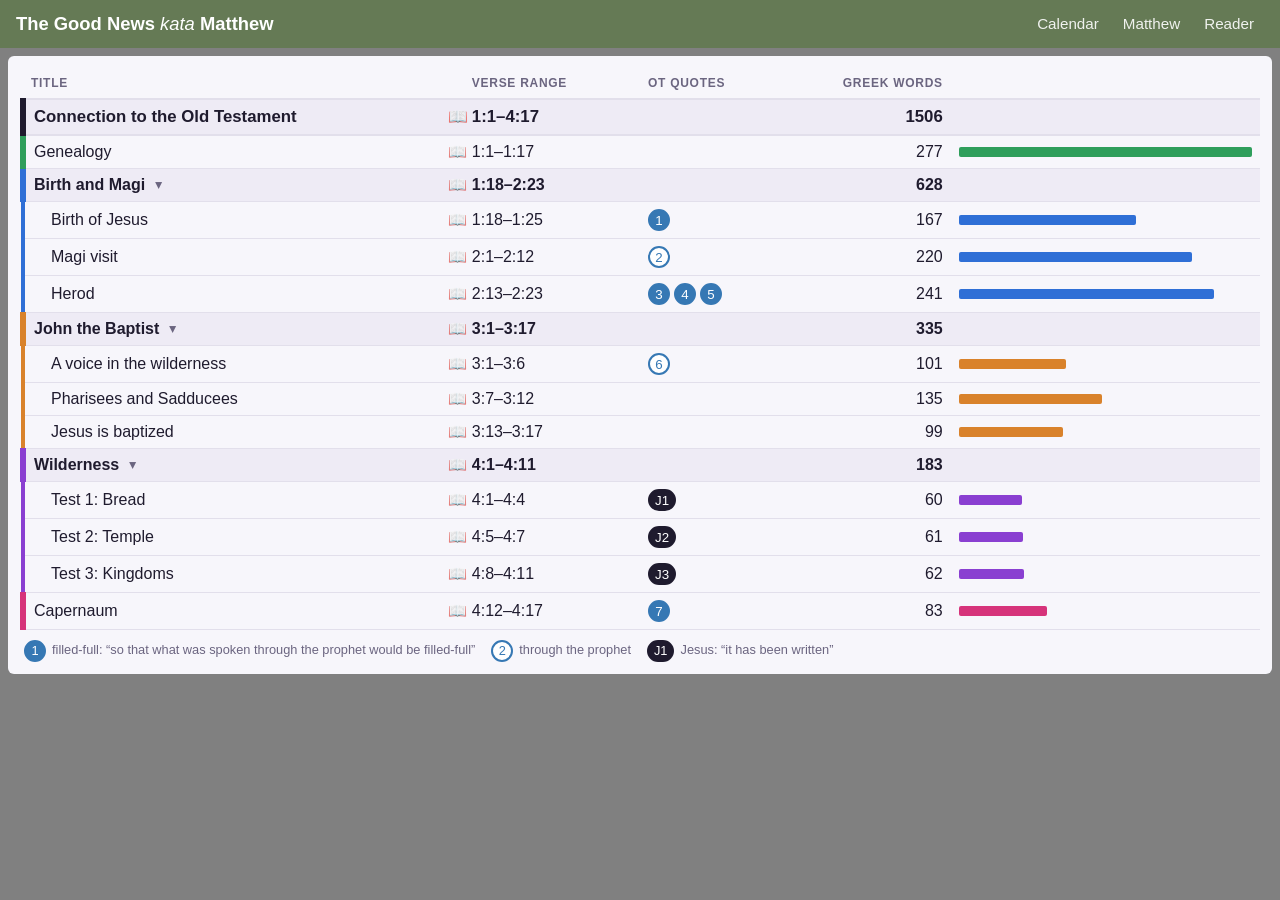
<file: public/otconnections.html>
<!doctype html>
<html lang="en">
<head>
<meta charset="utf-8">
<meta name="viewport" content="width=device-width, initial-scale=1">
<title>Connection to the Old Testament</title>
<link rel="stylesheet" href="styles/literary-design.css?v=12">
<style>
.ot-outline{--bg:#f7f6fb;--fg:#1f1b2e;--muted:#6b6580;--line:#e2dfeb;--tint:#eeebf5;--g:#2f9e5b;--b:#2f6fd6;--j:#d9822b;--w:#8a3fd1;--c:#d6337a;--x:#9a95a8;--fill:#3678b4;
  overflow-x:auto;background:var(--bg);color:var(--fg);padding:12px;border-radius:6px;font-family:"Graphik Web",-apple-system,BlinkMacSystemFont,"Segoe UI",Roboto,"Helvetica Neue",Arial,sans-serif;font-size:16px;line-height:1.5}
.ot-outline table{line-height:normal;border-collapse:collapse;width:100%;min-width:620px;font-variant-numeric:tabular-nums}
.ot-outline th{text-align:left;font-size:.75rem;letter-spacing:.06em;text-transform:uppercase;color:var(--muted);border-bottom:2px solid var(--line);padding:8px}
.ot-outline td{padding:7px 8px;border-bottom:1px solid var(--line);border-top:0;vertical-align:middle}
.ot-outline td:first-child{border-left:4px solid var(--c0)}
.ot-outline tr.g{--c0:var(--g)} .ot-outline tr.b{--c0:var(--b)} .ot-outline tr.j{--c0:var(--j)} .ot-outline tr.w{--c0:var(--w)} .ot-outline tr.c{--c0:var(--c)} .ot-outline tr.x{--c0:var(--x)}
.ot-outline .n{text-align:right} .ot-outline .ref{white-space:nowrap} .ot-outline .num{color:var(--muted);margin-right:4px}
.ot-outline .barc{width:25%;min-width:80px} .ot-outline .bar{display:block;height:10px;border-radius:2px;background:var(--c0)}
.ot-outline tr.kS td{font-size:.9rem;padding-top:4px;padding-bottom:4px} .ot-outline tr.kS .bar{height:6px;opacity:.55}
.ot-outline tr.kG td{font-weight:700;background:var(--tint)} .ot-outline tr.kG td:first-child{border-left-width:6px}
.ot-outline tr.kP td:first-child .num{color:var(--fg)}
.ot-outline tr.top td:first-child{border-left-width:6px} /* the five parts all get the same thick line */
.ot-outline tr.kT td{font-weight:700;font-size:1.05rem;background:var(--tint);border-top:2px solid var(--line);border-bottom:2px solid var(--line)} .ot-outline tr.kT td:first-child{border-left:6px solid var(--fg)}
.ot-outline .ref{position:relative;padding-left:32px}
.ot-outline .read{position:absolute;left:6px;top:50%;transform:translateY(-50%);border:0;background:none;padding:0 2px;cursor:pointer;font-size:.95em;line-height:1;opacity:.75}
.ot-outline .read:hover,.ot-outline .read[aria-expanded="true"]{opacity:1}
.ot-outline tr.reading td{padding:0;border-left:4px solid var(--c0);background:var(--tint)}
.ot-outline .sheet{overflow:hidden} .ot-outline .sheet-inner{padding:8px 8px 16px}
.ot-outline tr.collapsed{display:none}
.ot-outline tr.section td:first-child,.ot-outline tr[data-unit]:not(.section){cursor:pointer}
.ot-outline tr[data-unit]:not(.section):hover td{background:var(--tint)}
.ot-outline .toggle{border:0;background:none;padding:0 4px;margin-left:2px;cursor:pointer;color:var(--muted);font-size:.9em;line-height:1;display:inline-block;transition:transform .15s}
.ot-outline .toggle[aria-expanded="true"]{transform:rotate(90deg)}
/* Old Testament quote circles: filled = "so that it would be filled-full" (πληρόω),
   outlined = names the prophet without "filled-full", dark = Jesus' "it has been written". */
.ot-outline .ot{white-space:nowrap;line-height:0}
.ot-outline .quote{display:inline-flex;align-items:center;justify-content:center;vertical-align:middle;min-width:22px;height:22px;padding:0 5px;margin-right:4px;box-sizing:border-box;border-radius:11px;border:2px solid var(--fill);background:var(--fill);color:#fff;font:700 11px/1 inherit;font-family:inherit;cursor:pointer;transition:transform .12s}
.ot-outline .quote.prophet{background:#fff;color:var(--fill)}
.ot-outline .quote.jesus{border-color:var(--fg);background:var(--fg)}
.ot-outline .quote:hover,.ot-outline .quote:focus-visible{transform:scale(1.15)}
.ot-outline .legend{display:flex;flex-wrap:wrap;gap:4px 16px;margin:10px 4px 0;font-size:.8rem;color:var(--muted)} .ot-outline .legend .quote{cursor:default;transform:none;margin-right:6px}
/* The quote pop-up: Tim's text of the Matthew verses, then the Old Testament passages. */
.ot-outline .quote-modal{width:min(760px,calc(100vw - 32px));max-height:calc(100vh - 48px);padding:0;border:0;border-radius:10px;background:var(--bg);color:var(--fg);box-shadow:0 20px 60px rgba(0,0,0,.45);overflow:hidden}
.ot-outline .quote-modal[open]{display:flex;flex-direction:column;animation:quote-in .2s ease-out} .ot-outline .quote-modal::backdrop{background:rgba(15,12,25,.6)}
@keyframes quote-in{from{opacity:0;transform:scale(.96)}}
.ot-outline .quote-modal header{display:flex;align-items:center;gap:10px;padding:10px 8px 10px 16px;border-bottom:1px solid var(--line)} .ot-outline .quote-modal h2{flex:1;margin:0;font-size:1.05rem;font-weight:600}
.ot-outline .quote-modal header .quote{cursor:default;transform:none;margin:0}
.ot-outline .quote-modal .close{border:0;background:none;color:inherit;font-size:1.6rem;line-height:1;cursor:pointer;padding:2px 10px 6px;border-radius:6px} .ot-outline .quote-modal .close:hover{background:var(--tint)}
.ot-outline .quote-modal .body{overflow-y:auto;padding:12px 16px 16px}
.ot-outline .quote-modal .formula{margin:0 0 10px;color:var(--muted);font-size:.9rem} .ot-outline .quote-modal .formula span{color:var(--fg);font-size:1rem}
.ot-outline .quote-modal h3{margin:16px 0 6px;font-size:.75rem;letter-spacing:.06em;text-transform:uppercase;color:var(--muted)}
.ot-outline .quote-modal .passage{background:#fff;border-radius:8px;padding:10px 14px;margin:0 0 8px;line-height:1.55}
.ot-outline .quote-modal .passage strong{display:block;margin-bottom:4px}
.ot-outline .quote-modal .passage sup{font-size:.7em;color:var(--muted);margin-right:2px}
.ot-outline .quote-modal .passage mark{background:#fae4c4;color:inherit;border-radius:3px;padding:0 2px}
.ot-outline .quote-modal .note{margin:12px 0 0;padding:10px 14px;border-left:4px solid var(--fill);background:var(--tint);border-radius:0 8px 8px 0}
.ot-outline .quote-modal footer{padding:8px 16px 10px;font-size:.8rem;color:var(--muted);border-top:1px solid var(--line)}
/* Narrow screens: drop the count columns, then the bars. */
@media (max-width:900px){.ot-outline th.n,.ot-outline td.n{display:none}.ot-outline table{min-width:0}}
@media (max-width:700px){.ot-outline th.barc,.ot-outline td.barc{display:none}}
/* Display modes (press "n" to cycle). 0 default: no numbers, no Verses column.
   1: everything. 2: leanest, titles + ranges + bars only. */
.ot-outline[data-mode="0"] .num,.ot-outline[data-mode="2"] .num{display:none}
.ot-outline[data-mode="0"] :is(th,td):nth-child(5){display:none}
.ot-outline[data-mode="2"] .read,.ot-outline[data-mode="2"] :is(th,td):is(.n,.ot),.ot-outline[data-mode="2"] .legend{display:none}
.ot-outline[data-mode="2"] .ref{padding-left:8px}
body{margin:0;background:gray} .ot-outline{margin:8px}
</style>
<script src="scripts/site-header.js?v=2"></script>
</head>
<body>
<site-header></site-header>
<div class="ot-outline" data-mode="0"><table><thead><tr><th>Title</th><th class="ref">Verse range</th><th class="ot">OT quotes</th><th class="n">Greek words</th><th class="n">Verses</th><th class="barc"><span style="position:absolute;left:-9999px">Relative length</span></th></tr></thead><tbody><tr class="x kT" data-unit="matthew-1-1-17 matthew-1-18-25 matthew-2-1-12 matthew-2-13-23 matthew-3-1-6 matthew-3-7-12 matthew-3-13-17 matthew-4-1-11 matthew-4-12-17"><td style="padding-left:8px"><span class="num"></span> Connection to the Old Testament</td><td class="ref"><button class="read" type="button" aria-label="Read the text" title="Read the text">📖</button>1:1–4:17</td><td class="ot"></td><td class="n">1506</td><td class="n">82</td><td class="barc"></td></tr><tr class="g kP top" data-unit="matthew-1-1-17"><td style="padding-left:8px"><span class="num">1.0</span> Genealogy</td><td class="ref"><button class="read" type="button" aria-label="Read the text" title="Read the text">📖</button>1:1–1:17</td><td class="ot"></td><td class="n">277</td><td class="n">17</td><td class="barc"><span class="bar" style="width:100.0%"></span></td></tr><tr class="b kG" data-unit="matthew-1-18-25 matthew-2-1-12 matthew-2-13-23"><td style="padding-left:8px"><span class="num">2.0</span> Birth and Magi</td><td class="ref"><button class="read" type="button" aria-label="Read the text" title="Read the text">📖</button>1:18–2:23</td><td class="ot"></td><td class="n">628</td><td class="n">31</td><td class="barc"></td></tr><tr class="b kP" data-unit="matthew-1-18-25"><td style="padding-left:26px"><span class="num">2.1</span> Birth of Jesus</td><td class="ref"><button class="read" type="button" aria-label="Read the text" title="Read the text">📖</button>1:18–1:25</td><td class="ot"><button class="quote fill" type="button" data-quote="1" aria-label="Quote 1: Immanuel">1</button></td><td class="n">167</td><td class="n">8</td><td class="barc"><span class="bar" style="width:60.3%"></span></td></tr><tr class="b kP" data-unit="matthew-2-1-12"><td style="padding-left:26px"><span class="num">2.2</span> Magi visit</td><td class="ref"><button class="read" type="button" aria-label="Read the text" title="Read the text">📖</button>2:1–2:12</td><td class="ot"><button class="quote prophet" type="button" data-quote="2" aria-label="Quote 2: Bethlehem">2</button></td><td class="n">220</td><td class="n">12</td><td class="barc"><span class="bar" style="width:79.4%"></span></td></tr><tr class="b kP" data-unit="matthew-2-13-23"><td style="padding-left:26px"><span class="num">2.3</span> Herod</td><td class="ref"><button class="read" type="button" aria-label="Read the text" title="Read the text">📖</button>2:13–2:23</td><td class="ot"><button class="quote fill" type="button" data-quote="3" aria-label="Quote 3: Egypt">3</button><button class="quote fill" type="button" data-quote="4" aria-label="Quote 4: Rachel">4</button><button class="quote fill" type="button" data-quote="5" aria-label="Quote 5: Nazareth">5</button></td><td class="n">241</td><td class="n">11</td><td class="barc"><span class="bar" style="width:87.0%"></span></td></tr><tr class="j kG" data-unit="matthew-3-1-6 matthew-3-7-12 matthew-3-13-17"><td style="padding-left:8px"><span class="num">3.0</span> John the Baptist</td><td class="ref"><button class="read" type="button" aria-label="Read the text" title="Read the text">📖</button>3:1–3:17</td><td class="ot"></td><td class="n">335</td><td class="n">17</td><td class="barc"></td></tr><tr class="j kP" data-unit="matthew-3-1-6"><td style="padding-left:26px"><span class="num">3.1</span> A voice in the wilderness</td><td class="ref"><button class="read" type="button" aria-label="Read the text" title="Read the text">📖</button>3:1–3:6</td><td class="ot"><button class="quote prophet" type="button" data-quote="6" aria-label="Quote 6: A voice in the wilderness">6</button></td><td class="n">101</td><td class="n">6</td><td class="barc"><span class="bar" style="width:36.5%"></span></td></tr><tr class="j kP" data-unit="matthew-3-7-12"><td style="padding-left:26px"><span class="num">3.2</span> Pharisees and Sadducees</td><td class="ref"><button class="read" type="button" aria-label="Read the text" title="Read the text">📖</button>3:7–3:12</td><td class="ot"></td><td class="n">135</td><td class="n">6</td><td class="barc"><span class="bar" style="width:48.7%"></span></td></tr><tr class="j kP" data-unit="matthew-3-13-17"><td style="padding-left:26px"><span class="num">3.3</span> Jesus is baptized</td><td class="ref"><button class="read" type="button" aria-label="Read the text" title="Read the text">📖</button>3:13–3:17</td><td class="ot"></td><td class="n">99</td><td class="n">5</td><td class="barc"><span class="bar" style="width:35.7%"></span></td></tr><tr class="w kG" data-unit="matthew-4-1-11"><td style="padding-left:8px"><span class="num">4.0</span> Wilderness</td><td class="ref"><button class="read" type="button" aria-label="Read the text" title="Read the text">📖</button>4:1–4:11</td><td class="ot"></td><td class="n">183</td><td class="n">11</td><td class="barc"></td></tr><tr class="w kP" data-unit="matthew-4-1-11"><td style="padding-left:26px"><span class="num">4.1</span> Test 1: Bread</td><td class="ref"><button class="read" type="button" aria-label="Read the text" title="Read the text">📖</button>4:1–4:4</td><td class="ot"><button class="quote jesus" type="button" data-quote="J1" aria-label="Quote J1: Test 1: bread">J1</button></td><td class="n">60</td><td class="n">4</td><td class="barc"><span class="bar" style="width:21.7%"></span></td></tr><tr class="w kP" data-unit="matthew-4-1-11"><td style="padding-left:26px"><span class="num">4.2</span> Test 2: Temple</td><td class="ref"><button class="read" type="button" aria-label="Read the text" title="Read the text">📖</button>4:5–4:7</td><td class="ot"><button class="quote jesus" type="button" data-quote="J2" aria-label="Quote J2: Test 2: the temple">J2</button></td><td class="n">61</td><td class="n">3</td><td class="barc"><span class="bar" style="width:22.0%"></span></td></tr><tr class="w kP" data-unit="matthew-4-1-11"><td style="padding-left:26px"><span class="num">4.3</span> Test 3: Kingdoms</td><td class="ref"><button class="read" type="button" aria-label="Read the text" title="Read the text">📖</button>4:8–4:11</td><td class="ot"><button class="quote jesus" type="button" data-quote="J3" aria-label="Quote J3: Test 3: the kingdoms">J3</button></td><td class="n">62</td><td class="n">4</td><td class="barc"><span class="bar" style="width:22.4%"></span></td></tr><tr class="c kP top" data-unit="matthew-4-12-17"><td style="padding-left:8px"><span class="num">5.0</span> Capernaum</td><td class="ref"><button class="read" type="button" aria-label="Read the text" title="Read the text">📖</button>4:12–4:17</td><td class="ot"><button class="quote fill" type="button" data-quote="7" aria-label="Quote 7: Zebulun and Naphtali">7</button></td><td class="n">83</td><td class="n">6</td><td class="barc"><span class="bar" style="width:30.0%"></span></td></tr></tbody></table><div class="legend"><span><span class="quote fill">1</span>filled-full: “so that what was spoken through the prophet would be filled-full”</span><span><span class="quote prophet">2</span>through the prophet</span><span><span class="quote jesus">J1</span>Jesus: “it has been written”</span></div></div>
<script src="scripts/literary-design.js?v=12"></script>
<script>
const outline = document.querySelector(".ot-outline");

// Sections 2.0, 3.0 and 4.0 start expanded; clicking a section's header shows
// or hides all of its rows at once. /otconnections#3.0 opens only that section.
const SECTIONS = ["2.0", "3.0", "4.0"];
const numOf = (row) => row.querySelector(".num")?.textContent || "";
const sectionOf = (num) =>
  SECTIONS.find((s) => num !== s && num.startsWith(s.replace(/\.0$/, "") + "."));
const sectionRows = {};
for (const row of outline.querySelectorAll("tbody tr")) {
  const num = numOf(row);
  if (SECTIONS.includes(num)) {
    row.classList.add("section");
    row.dataset.section = num;
    const title = row.querySelector("td");
    title.insertAdjacentHTML("beforeend", ' <button class="toggle" type="button" aria-expanded="true" aria-label="Hide this section">▸</button>');
  } else if (sectionOf(num)) {
    (sectionRows[sectionOf(num)] ||= []).push(row);
  }
}

function setSection(section, expanded) {
  const header = outline.querySelector(`tr[data-section="${section}"]`);
  header.querySelector(".toggle").setAttribute("aria-expanded", String(expanded));
  header.querySelector(".toggle").setAttribute("aria-label", expanded ? "Hide this section" : "Show this section");
  for (const row of sectionRows[section]) {
    row.classList.toggle("collapsed", !expanded);
    if (!expanded) for (const panel of panelsOf(row)) closePanel(panel, false);
  }
}

function openFromHash() {
  const section = decodeURIComponent(location.hash.slice(1));
  if (!SECTIONS.includes(section)) return;
  for (const s of SECTIONS) setSection(s, s === section);
  outline.querySelector(`tr[data-section="${section}"]`).scrollIntoView({ block: "start" });
}
openFromHash();
window.addEventListener("hashchange", openFromHash);

// Secret display modes: "n" cycles 0 (default) → 1 (everything) → 2 (leanest) → 0.
const MODES = 3;
document.addEventListener("keydown", (event) => {
  if (event.key !== "n" || event.metaKey || event.ctrlKey || event.altKey) return;
  if (modal.open || event.target.closest?.("input, textarea, [contenteditable]")) return;
  outline.dataset.mode = (Number(outline.dataset.mode) + 1) % MODES;
});

if (typeof LiteraryDesign !== "undefined") LiteraryDesign.preload("matthew");

// 📖 opens the row's text under it. Panels stay open, except that opening one
// closes any open panel whose verses overlap it (its parent or sub-sections).
// Panels roll down like a screen and roll back up when closed.
const rangeOf = (row) => row.querySelector(".ref").textContent.trim().replace("📖", "");
const panelsOf = (row) => [...outline.querySelectorAll("tr.reading")].filter((panel) => panel.row === row);
const openPanels = () => [...outline.querySelectorAll("tr.reading:not(.closing)")];

// Animates the sheet's height from `from` to `to` px while sliding its content
// with the bottom edge, so the text moves down with it rather than being uncovered.
function roll(panel, from, to) {
  const sheet = panel.querySelector(".sheet");
  const inner = sheet.firstElementChild;
  const full = inner.offsetHeight;
  const reduce = matchMedia("(prefers-reduced-motion: reduce)").matches;
  const options = { duration: reduce ? 0 : 400, easing: "cubic-bezier(.25,.8,.25,1)", fill: "forwards" };
  for (const animation of [...sheet.getAnimations(), ...inner.getAnimations()]) animation.cancel();
  inner.animate([{ transform: `translateY(${from - full}px)` }, { transform: `translateY(${to - full}px)` }], options);
  return sheet.animate([{ height: `${from}px` }, { height: `${to}px` }], options).finished;
}

function closePanel(panel, animate = true) {
  panel.classList.add("closing");
  if (!panelsOf(panel.row).some((p) => !p.classList.contains("closing")))
    panel.row.querySelector("button.read").setAttribute("aria-expanded", "false");
  if (!animate) return panel.remove();
  roll(panel, panel.querySelector(".sheet").getBoundingClientRect().height, 0).then(() => panel.remove(), () => {});
}

// Quote circles open a pop-up with Tim's text of the Matthew verses and the Old
// Testament passages they draw on (BSB), from data/otconnections_quotes.json.
const quotes = {};
const quotesLoaded = fetch("data/otconnections_quotes.json")
  .then((response) => response.json())
  .then((data) => {
    for (const quote of data.quotes) quotes[quote.id] = quote;
    for (const button of outline.querySelectorAll("button.quote[data-quote]")) {
      const quote = quotes[button.dataset.quote];
      if (quote) button.title = `${quote.title}: ${quote.passages.map((p) => p.ref).join(", ")}`;
    }
  })
  .catch(() => {});
const KINDS = { fill: "Prophet quote", prophet: "Prophet quote", jesus: "Jesus quotes Torah" };
const modal = document.createElement("dialog");
modal.className = "quote-modal";
modal.innerHTML =
  '<header><span class="quote"></span><h2></h2><button class="close" type="button" aria-label="Close">×</button></header>' +
  '<div class="body"></div><footer>Old Testament text: Berean Standard Bible (public domain).</footer>';
outline.append(modal);
modal.addEventListener("click", (event) => {
  if (event.target === modal || event.target.closest(".close")) modal.close();
});

const escapeHtml = (text) => text.replace(/[&<>"]/g, (c) => ({ "&": "&amp;", "<": "&lt;", ">": "&gt;", '"': "&quot;" })[c]);

async function showQuote(id) {
  await quotesLoaded;
  const quote = quotes[id];
  if (!quote) return;
  const badge = modal.querySelector("header .quote");
  badge.className = `quote ${quote.kind}`;
  badge.textContent = quote.id;
  modal.querySelector("h2").textContent = `${KINDS[quote.kind]}: ${quote.title}`;
  const body = modal.querySelector(".body");
  body.innerHTML =
    `<p class="formula">Matthew ${quote.matthew.replace(/–\d+:/, "–")} · <span lang="grc">${escapeHtml(quote.formula)}</span></p>` +
    '<div class="matthew"></div><h3>Old Testament</h3>' +
    quote.passages
      .map(
        (p) =>
          `<div class="passage"><strong>${escapeHtml(p.ref)}</strong>` +
          p.verses
            .map((v) => {
              const text = `<sup>${v.v}</sup>${escapeHtml(v.text)}`;
              return p.focus.includes(v.v) ? `<mark>${text}</mark>` : text;
            })
            .join(" ") +
          "</div>"
      )
      .join("") +
    `<p class="note">${escapeHtml(quote.note)}</p>`;
  body.scrollTop = 0;
  modal.showModal();
  try {
    body.querySelector(".matthew").replaceChildren(LiteraryDesign.render(await LiteraryDesign.load(quote.unit), quote.matthew));
  } catch (error) {
    body.querySelector(".matthew").remove();
  }
}

outline.addEventListener("click", async (event) => {
  const quoteButton = event.target.closest("button.quote[data-quote]");
  if (quoteButton) {
    showQuote(quoteButton.dataset.quote);
    return;
  }
  if (event.target.closest(".quote-modal, .legend")) return;
  const header = event.target.closest("tr.section");
  if (header && !event.target.closest("td.ref")) {
    const toggle = header.querySelector(".toggle");
    setSection(header.dataset.section, toggle.getAttribute("aria-expanded") !== "true");
    return;
  }
  // On every other row, a click anywhere works like clicking its 📖.
  const button =
    event.target.closest("button.read") ||
    event.target.closest("tr[data-unit]:not(.section)")?.querySelector("button.read");
  if (!button) return;
  const row = button.closest("tr");
  const open = openPanels().find((panel) => panel.row === row);
  if (open) {
    closePanel(open);
    return;
  }
  const range = rangeOf(row);
  const [from, to] = LiteraryDesign.rangeKeys(range);
  for (const panel of openPanels()) {
    const [a, b] = LiteraryDesign.rangeKeys(rangeOf(panel.row));
    if (a <= to && from <= b) closePanel(panel);
  }
  // The white box lines up with the start of the row's title text (panels have
  // a 4px left border; group and total rows have 6px).
  const title = getComputedStyle(row.firstElementChild);
  const indent = `${parseFloat(title.paddingLeft) + parseFloat(title.borderLeftWidth) - 4}px`;
  const panel = document.createElement("tr");
  panel.className = `reading ${row.classList[0]}`;
  panel.row = row;
  panel.innerHTML = `<td colspan="6"><div class="sheet" style="height:0"><div class="sheet-inner" style="padding-left:${indent}"></div></div></td>`;
  row.after(panel);
  button.setAttribute("aria-expanded", "true");
  const inner = panel.querySelector(".sheet-inner");
  try {
    const visuals = await Promise.all(row.dataset.unit.split(" ").map(LiteraryDesign.load));
    inner.replaceChildren(LiteraryDesign.render(visuals, range));
  } catch (error) {
    inner.innerHTML = `<div class="ld"><span class="ld-status">Couldn't load this passage.</span></div>`;
  }
  if (panel.classList.contains("closing")) return;
  panel.querySelector(".sheet").style.height = "";
  // Once open, drop the animations so the sheet goes back to its natural height.
  roll(panel, 0, inner.offsetHeight).then(() => {
    for (const animation of [...panel.querySelector(".sheet").getAnimations(), ...inner.getAnimations()]) animation.cancel();
  }, () => {});
});
</script>
</body>
</html>
</file>
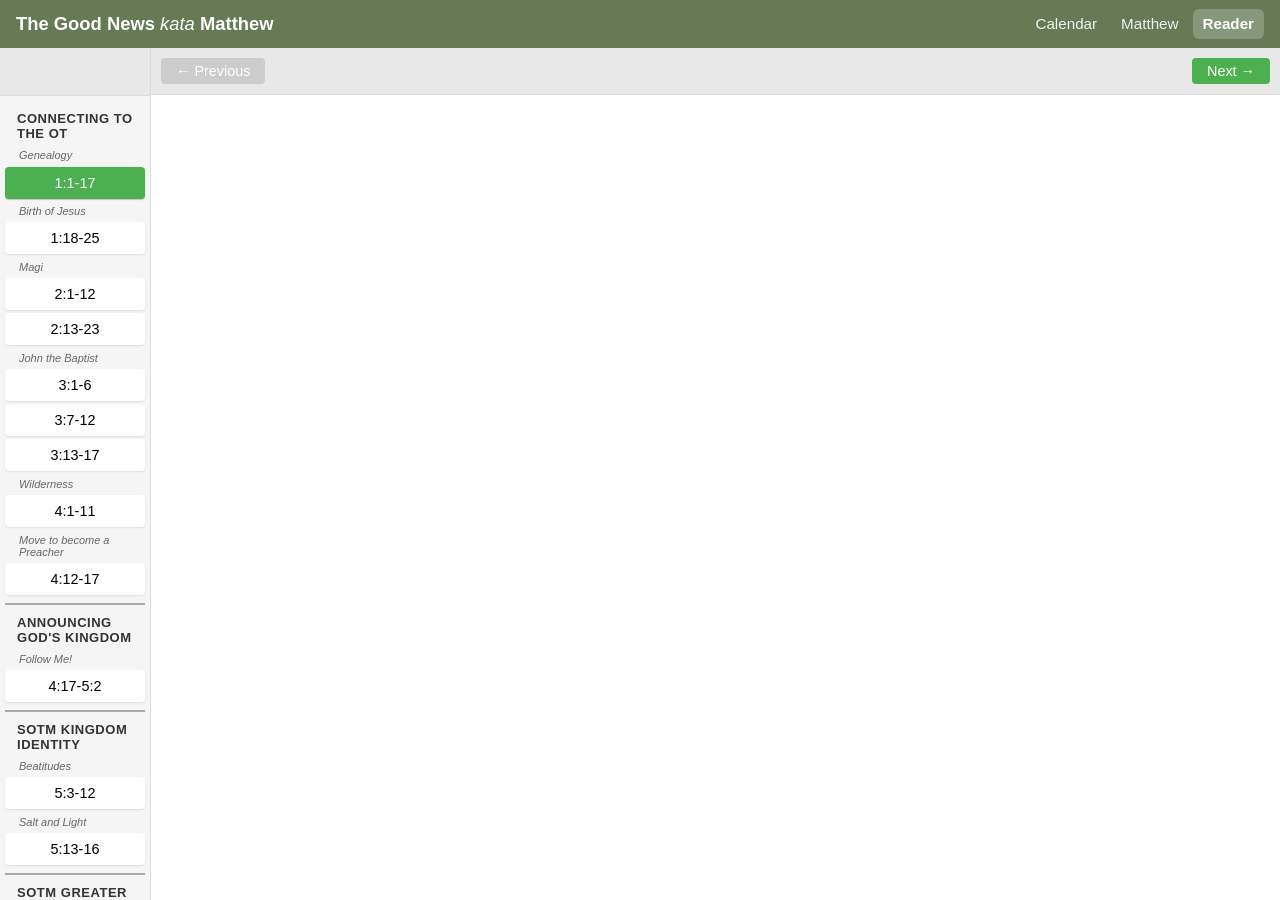
<file: public/reader.html>
<!DOCTYPE html>
<html>
<head>
    <meta charset="utf-8">
    <title>Matthew</title>
    <link rel="stylesheet" href="styles/style.css">
    <style>
        /* The title bar sits above; the reader fills the rest of the window. */
        body {
            display: flex;
            flex-direction: column;
            background: gray;
        }
        .main-container {
            display: flex;
            flex: 1;
            min-height: 0;
            height: auto;
        }
        .main-container .left-panel {
            height: 100%;
        }
        #left-panel {
            width: 100% !important;
            flex: 1;
        }
        .bible-reader-container {
            display: flex;
            height: 100%;
        }
        .nav-column {
            flex: 0 0 auto;
        }
        .iframe-column {
            flex: 1;
            display: flex;
            flex-direction: column;
        }
        .iframe-controls {
            display: flex;
            align-items: center;
            padding: 10px;
            gap: 10px;
        }
        .nav-major-header {
            padding: 10px 12px 4px 12px;
            font-size: 13px;
            font-weight: 700;
            text-transform: uppercase;
            letter-spacing: 0.04em;
            color: #333;
            border-top: 2px solid #aaa;
            margin-top: 8px;
        }
        .nav-major-header:first-child {
            margin-top: 0;
            border-top: none;
        }
        .nav-minor-header {
            padding: 4px 12px 2px 14px;
            font-size: 11px;
            font-style: italic;
            color: #666;
        }
    </style>
    <script type="text/javascript" src="scripts/reader.js"></script>
    <script src="scripts/site-header.js?v=2"></script>
</head>
<body>
    <site-header current="reader"></site-header>
    <div class="main-container">
        <div class="left-panel" id="left-panel">
            <div class="bible-reader-container">
                <!-- Navigation Column -->
                <div class="nav-column" id="nav-column">
                    <div class="nav-header">
                        <span>&nbsp;</span>
                        <button class="mobile-close-btn" id="nav-close-btn" style="display: none;">×</button>
                    </div>
                    <div class="nav-list" id="nav-list">
                        <!-- Populated by JavaScript -->
                    </div>
                </div>

                <!-- Iframe Column -->
                <div class="iframe-column">
                    <div class="iframe-controls">
                        <button id="hamburger-btn" class="hamburger-btn" style="display: none;" title="Show navigation">☰</button>
                        <div style="flex: 1; display: flex; justify-content: space-between; gap: 10px; align-items: center;">
                            <button id="prev-btn" class="nav-btn">← Previous</button>
                            <button id="next-btn" class="nav-btn">Next →</button>
                        </div>
                    </div>
                    <div style="flex: 1; overflow: hidden;">
                        <iframe
                            id="bible-visual-iframe"
                            src=""
                            style="width: 100%; height: 100%; border: none;">
                        </iframe>
                    </div>
                </div>
            </div>
        </div>
    </div>
</body>
</html>
</file>
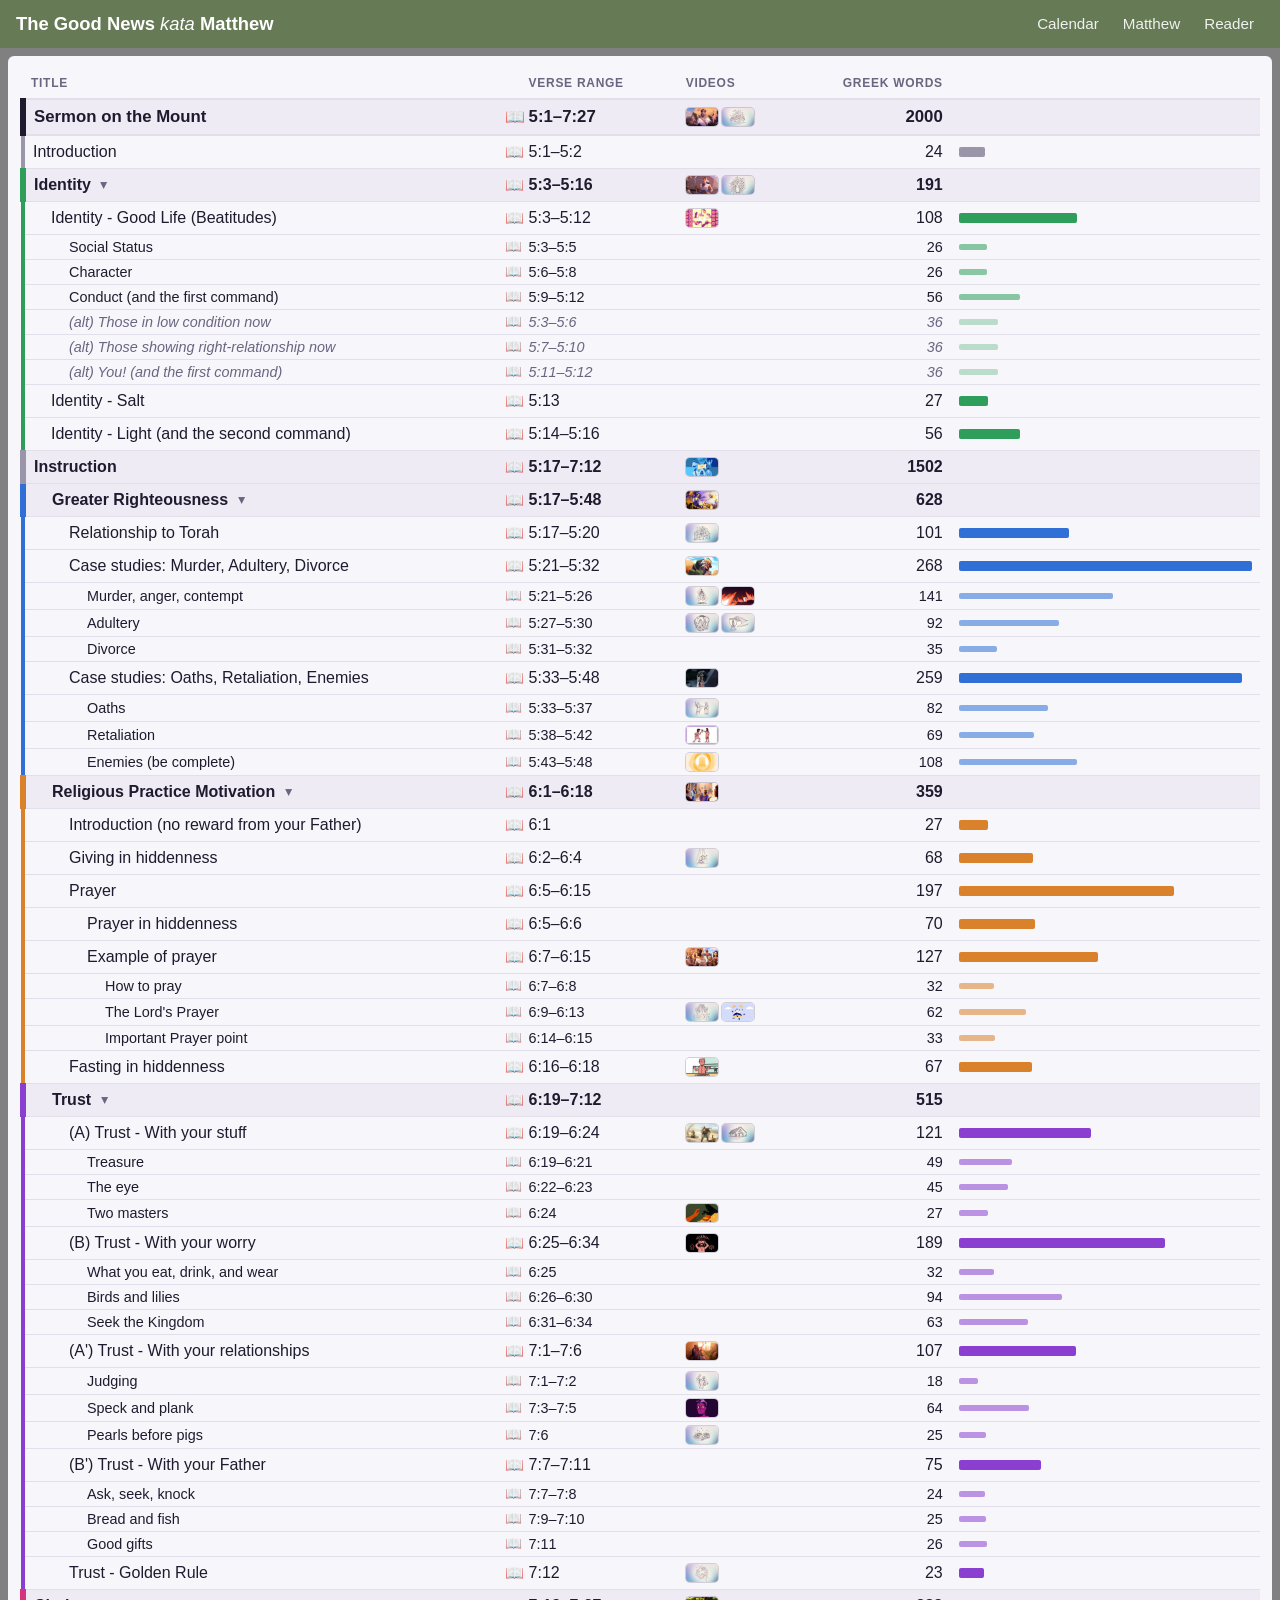
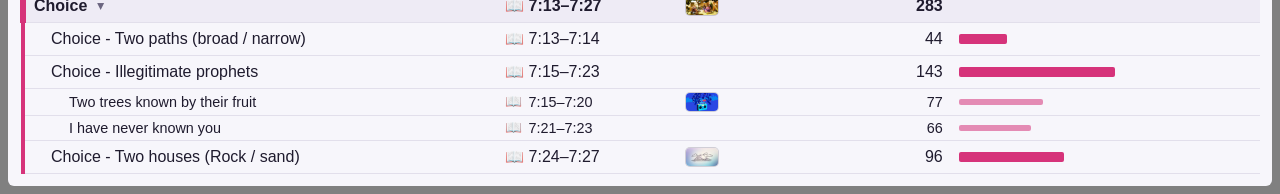
<file: public/sotm.html>
<!doctype html>
<html lang="en">
<head>
<meta charset="utf-8">
<meta name="viewport" content="width=device-width, initial-scale=1">
<title>Sermon on the Mount</title>
<link rel="stylesheet" href="styles/literary-design.css?v=12">
<style>
.sotm-outline{--bg:#f7f6fb;--fg:#1f1b2e;--muted:#6b6580;--line:#e2dfeb;--tint:#eeebf5;--id:#2f9e5b;--r:#2f6fd6;--p:#d9822b;--t:#8a3fd1;--c:#d6337a;--x:#9a95a8;
  overflow-x:auto;background:var(--bg);color:var(--fg);padding:12px;border-radius:6px;font-family:"Graphik Web",-apple-system,BlinkMacSystemFont,"Segoe UI",Roboto,"Helvetica Neue",Arial,sans-serif;font-size:16px;line-height:1.5}
.sotm-outline table{line-height:normal;border-collapse:collapse;width:100%;min-width:620px;font-variant-numeric:tabular-nums}
.sotm-outline th{text-align:left;font-size:.75rem;letter-spacing:.06em;text-transform:uppercase;color:var(--muted);border-bottom:2px solid var(--line);padding:8px}
.sotm-outline td{padding:7px 8px;border-bottom:1px solid var(--line);border-top:0;vertical-align:middle}
.sotm-outline td:first-child{border-left:4px solid var(--c0)}
.sotm-outline tr.id{--c0:var(--id)} .sotm-outline tr.r{--c0:var(--r)} .sotm-outline tr.p{--c0:var(--p)} .sotm-outline tr.t{--c0:var(--t)} .sotm-outline tr.c{--c0:var(--c)} .sotm-outline tr.x{--c0:var(--x)}
.sotm-outline .n{text-align:right} .sotm-outline .ref{white-space:nowrap} .sotm-outline .num{color:var(--muted);margin-right:4px}
.sotm-outline .barc{width:25%;min-width:80px} .sotm-outline .bar{display:block;height:10px;border-radius:2px;background:var(--c0)}
.sotm-outline tr.kS td{font-size:.9rem;padding-top:4px;padding-bottom:4px}  .sotm-outline tr.kS .bar{height:6px;opacity:.55}
.sotm-outline tr.kG td{font-weight:700;background:var(--tint)} .sotm-outline tr.kG td:first-child{border-left-width:6px}
.sotm-outline tr.kP td:first-child .num{color:var(--fg)}
.sotm-outline tr.kT td{font-weight:700;font-size:1.05rem;background:var(--tint);border-top:2px solid var(--line);border-bottom:2px solid var(--line)} .sotm-outline tr.kT td:first-child{border-left:6px solid var(--fg)}
.sotm-outline .ref{position:relative;padding-left:32px}
.sotm-outline .read{position:absolute;left:6px;top:50%;transform:translateY(-50%);border:0;background:none;padding:0 2px;cursor:pointer;font-size:.95em;line-height:1;opacity:.75}
.sotm-outline .read:hover,.sotm-outline .read[aria-expanded="true"]{opacity:1}
.sotm-outline tr.reading td{padding:0;border-left:4px solid var(--c0);background:var(--tint)}
.sotm-outline .sheet{overflow:hidden} .sotm-outline .sheet-inner{padding:8px 8px 16px}
.sotm-outline tr.alt td{font-style:italic;color:var(--muted)} .sotm-outline tr.alt .bar{opacity:.3}
.sotm-outline tr:not(.alt)+tr.alt td{border-top:1px dashed var(--muted)}
.sotm-outline tr.collapsed{display:none}
.sotm-outline .vid{white-space:nowrap;line-height:0} .sotm-outline a.video{display:inline-block;vertical-align:middle;margin-right:4px;line-height:0;transition:transform .12s}
.sotm-outline a.video:hover,.sotm-outline a.video:focus-visible{transform:scale(1.15)} .sotm-outline a.video img{display:block;width:32px;height:18px;object-fit:cover;border-radius:4px;box-shadow:0 0 0 1px rgba(31,27,46,.18)}
.sotm-outline .video-card{position:fixed;z-index:10;width:280px;background:#fff;color:var(--fg);border-radius:8px;box-shadow:0 6px 24px rgba(31,27,46,.25);overflow:hidden;pointer-events:none}
.sotm-outline .video-card img{display:block;width:100%;aspect-ratio:16/9;object-fit:cover;background:var(--tint)}
.sotm-outline .video-card div{padding:8px 12px 10px;line-height:1.35} .sotm-outline .video-card strong{display:block} .sotm-outline .video-card span{font-size:.8rem;color:var(--muted)}
.sotm-outline .video-modal{width:min(960px,calc(100vw - 32px));padding:0;border:0;border-radius:10px;background:#15121f;color:#fff;box-shadow:0 20px 60px rgba(0,0,0,.45);overflow:hidden}
.sotm-outline .video-modal[open]{animation:video-in .2s ease-out} .sotm-outline .video-modal::backdrop{background:rgba(15,12,25,.75)}
@keyframes video-in{from{opacity:0;transform:scale(.96)}}
.sotm-outline .video-modal header{display:flex;align-items:center;gap:12px;padding:8px 8px 8px 16px} .sotm-outline .video-modal h2{flex:1;margin:0;font-size:1rem;font-weight:600}
.sotm-outline .video-modal .close{border:0;background:none;color:inherit;font-size:1.6rem;line-height:1;cursor:pointer;padding:2px 10px 6px;border-radius:6px} .sotm-outline .video-modal .close:hover{background:rgba(255,255,255,.12)}
.sotm-outline .video-modal .screen{aspect-ratio:16/9;background:#000}
.sotm-outline .video-modal.portrait{width:min(calc((100vh - 170px) * 9 / 16),calc(100vw - 32px))} .sotm-outline .video-modal.portrait .screen{aspect-ratio:9/16}
.sotm-outline .video-modal .screen:fullscreen{aspect-ratio:auto} .sotm-outline .video-modal mux-player{display:block;width:100%;height:100%}
.sotm-outline .video-modal footer{display:flex;flex-wrap:wrap;justify-content:space-between;gap:4px 12px;padding:10px 16px 12px;font-size:.85rem;color:#c9c5d6} .sotm-outline .video-modal footer a{color:#fff}
.sotm-outline tr.section td:first-child,.sotm-outline tr[data-unit]:not(.section){cursor:pointer}
.sotm-outline tr[data-unit]:not(.section):hover td{background:var(--tint)}
.sotm-outline .toggle{border:0;background:none;padding:0 4px;margin-left:2px;cursor:pointer;color:var(--muted);font-size:.9em;line-height:1;display:inline-block;transition:transform .15s}
.sotm-outline .toggle[aria-expanded="true"]{transform:rotate(90deg)}
/* Narrow screens: drop the count columns, then the bars. */
@media (max-width:900px){.sotm-outline th.n,.sotm-outline td.n{display:none}.sotm-outline table{min-width:0}}
@media (max-width:700px){.sotm-outline th.barc,.sotm-outline td.barc{display:none}}
/* Display modes (press "n" to cycle). 0 default: no numbers, no Verses column.
   1: everything. 2: leanest, titles + ranges + bars only. */
.sotm-outline[data-mode="0"] .num,.sotm-outline[data-mode="2"] .num{display:none}
.sotm-outline[data-mode="0"] :is(th,td):nth-child(5){display:none}
.sotm-outline[data-mode="2"] .read,.sotm-outline[data-mode="2"] :is(th,td):is(.n,.vid){display:none}
.sotm-outline[data-mode="2"] .ref{padding-left:8px}
body{margin:0;background:gray} .sotm-outline{margin:8px}
</style>
<script src="scripts/site-header.js?v=2"></script>
</head>
<body>
<site-header></site-header>
<div class="sotm-outline" data-mode="0"><table><thead><tr><th>Title</th><th class="ref">Verse range</th><th class="vid">Videos</th><th class="n">Greek words</th><th class="n">Verses</th><th class="barc"><span style="position:absolute;left:-9999px">Relative length</span></th></tr></thead><tbody><tr class="x kT" data-unit="matthew-4-17-5-2 matthew-5-3-12 matthew-5-13-16 matthew-5-17-20 matthew-5-21-26 matthew-5-27-30 adapted-matthew-5-31-32 matthew-5-33-37 matthew-5-38-42 matthew-5-43-48 matthew-6-1-4 matthew-6-5-15 matthew-6-16-18 matthew-6-19-24 matthew-6-25-34 matthew-7-1-12 matthew-7-13-14 matthew-7-15-23 matthew-7-24-27"><td style="padding-left:8px"><span class="num"></span> Sermon on the Mount</td><td class="ref"><button class="read" type="button" aria-label="Read the text" title="Read the text">📖</button>5:1–7:27</td><td class="vid"><a class="video" href="https://bibleproject.com/videos/intro-to-sermon-on-the-mount/" target="_blank" rel="noopener"><img src="images/videos/intro-to-sermon-on-the-mount-sm.jpg" alt="Video: Intro to the Sermon on the Mount" width="32" height="18"></a><a class="video" href="https://bibleproject.com/videos/matthew-5-7-sermon-overview/" target="_blank" rel="noopener"><img src="images/videos/matthew-5-7-sermon-overview-sm.jpg" alt="Video: Matthew 5-7: Sermon Overview" width="32" height="18"></a></td><td class="n">2000</td><td class="n">109</td><td class="barc"></td></tr><tr class="x kP" data-unit="matthew-4-17-5-2"><td style="padding-left:8px"><span class="num">0.0</span> Introduction</td><td class="ref"><button class="read" type="button" aria-label="Read the text" title="Read the text">📖</button>5:1–5:2</td><td class="vid"></td><td class="n">24</td><td class="n">2</td><td class="barc"><span class="bar" style="width:9.0%"></span></td></tr><tr class="id kG" data-unit="matthew-5-3-12 matthew-5-13-16"><td style="padding-left:8px"><span class="num">1.0</span> Identity</td><td class="ref"><button class="read" type="button" aria-label="Read the text" title="Read the text">📖</button>5:3–5:16</td><td class="vid"><a class="video" href="https://bibleproject.com/videos/the-beatitudes/" target="_blank" rel="noopener"><img src="images/videos/the-beatitudes-sm.jpg" alt="Video: The Beatitudes" width="32" height="18"></a><a class="video" href="https://bibleproject.com/videos/matthew-5-3-16-beatitudes/" target="_blank" rel="noopener"><img src="images/videos/matthew-5-3-16-beatitudes-sm.jpg" alt="Video: Matthew 5:3-16: Beatitudes" width="32" height="18"></a></td><td class="n">191</td><td class="n">14</td><td class="barc"></td></tr><tr class="id kP" data-unit="matthew-5-3-12"><td style="padding-left:26px"><span class="num">1.1</span> Identity - Good Life (Beatitudes)</td><td class="ref"><button class="read" type="button" aria-label="Read the text" title="Read the text">📖</button>5:3–5:12</td><td class="vid"><a class="video" href="https://bibleproject.com/videos/vocab-insight-dikaiosune-righteousness/" target="_blank" rel="noopener"><img src="images/videos/vocab-insight-dikaiosune-righteousness-sm.jpg" alt="Video: Dikaiosune / Righteousness" width="32" height="18"></a></td><td class="n">108</td><td class="n">10</td><td class="barc"><span class="bar" style="width:40.3%"></span></td></tr><tr class="id kS" data-unit="matthew-5-3-12"><td style="padding-left:44px"><span class="num">1.1.1</span> Social Status</td><td class="ref"><button class="read" type="button" aria-label="Read the text" title="Read the text">📖</button>5:3–5:5</td><td class="vid"></td><td class="n">26</td><td class="n">3</td><td class="barc"><span class="bar" style="width:9.7%"></span></td></tr><tr class="id kS" data-unit="matthew-5-3-12"><td style="padding-left:44px"><span class="num">1.1.2</span> Character</td><td class="ref"><button class="read" type="button" aria-label="Read the text" title="Read the text">📖</button>5:6–5:8</td><td class="vid"></td><td class="n">26</td><td class="n">3</td><td class="barc"><span class="bar" style="width:9.7%"></span></td></tr><tr class="id kS" data-unit="matthew-5-3-12"><td style="padding-left:44px"><span class="num">1.1.3</span> Conduct (and the first command)</td><td class="ref"><button class="read" type="button" aria-label="Read the text" title="Read the text">📖</button>5:9–5:12</td><td class="vid"></td><td class="n">56</td><td class="n">4</td><td class="barc"><span class="bar" style="width:20.9%"></span></td></tr><tr class="id kS alt" data-unit="matthew-5-3-12"><td style="padding-left:44px"><span class="num">1.1.1</span> (alt) Those in low condition now</td><td class="ref"><button class="read" type="button" aria-label="Read the text" title="Read the text">📖</button>5:3–5:6</td><td class="vid"></td><td class="n">36</td><td class="n">4</td><td class="barc"><span class="bar" style="width:13.4%"></span></td></tr><tr class="id kS alt" data-unit="matthew-5-3-12"><td style="padding-left:44px"><span class="num">1.1.2</span> (alt) Those showing right-relationship now</td><td class="ref"><button class="read" type="button" aria-label="Read the text" title="Read the text">📖</button>5:7–5:10</td><td class="vid"></td><td class="n">36</td><td class="n">4</td><td class="barc"><span class="bar" style="width:13.4%"></span></td></tr><tr class="id kS alt" data-unit="matthew-5-3-12"><td style="padding-left:44px"><span class="num">1.1.3</span> (alt) You! (and the first command)</td><td class="ref"><button class="read" type="button" aria-label="Read the text" title="Read the text">📖</button>5:11–5:12</td><td class="vid"></td><td class="n">36</td><td class="n">2</td><td class="barc"><span class="bar" style="width:13.4%"></span></td></tr><tr class="id kP" data-unit="matthew-5-13-16"><td style="padding-left:26px"><span class="num">1.2</span> Identity - Salt</td><td class="ref"><button class="read" type="button" aria-label="Read the text" title="Read the text">📖</button>5:13</td><td class="vid"></td><td class="n">27</td><td class="n">1</td><td class="barc"><span class="bar" style="width:10.1%"></span></td></tr><tr class="id kP" data-unit="matthew-5-13-16"><td style="padding-left:26px"><span class="num">1.3</span> Identity - Light (and the second command)</td><td class="ref"><button class="read" type="button" aria-label="Read the text" title="Read the text">📖</button>5:14–5:16</td><td class="vid"></td><td class="n">56</td><td class="n">3</td><td class="barc"><span class="bar" style="width:20.9%"></span></td></tr><tr class="x kG" data-unit="matthew-5-17-20 matthew-5-21-26 matthew-5-27-30 adapted-matthew-5-31-32 matthew-5-33-37 matthew-5-38-42 matthew-5-43-48 matthew-6-1-4 matthew-6-5-15 matthew-6-16-18 matthew-6-19-24 matthew-6-25-34 matthew-7-1-12"><td style="padding-left:8px"><span class="num">2.0</span> Instruction</td><td class="ref"><button class="read" type="button" aria-label="Read the text" title="Read the text">📖</button>5:17–7:12</td><td class="vid"><a class="video" href="https://bibleproject.com/videos/vocab-insight-torah/" target="_blank" rel="noopener"><img src="images/videos/vocab-insight-torah-sm.jpg" alt="Video: Torah / Instruction" width="32" height="18"></a></td><td class="n">1502</td><td class="n">78</td><td class="barc"></td></tr><tr class="r kG" data-unit="matthew-5-17-20 matthew-5-21-26 matthew-5-27-30 adapted-matthew-5-31-32 matthew-5-33-37 matthew-5-38-42 matthew-5-43-48"><td style="padding-left:26px"><span class="num">2.1</span> Greater Righteousness</td><td class="ref"><button class="read" type="button" aria-label="Read the text" title="Read the text">📖</button>5:17–5:48</td><td class="vid"><a class="video" href="https://bibleproject.com/videos/jesus-fulfills-the-law/" target="_blank" rel="noopener"><img src="images/videos/jesus-fulfills-the-law-sm.jpg" alt="Video: Jesus Fulfills the Law" width="32" height="18"></a></td><td class="n">628</td><td class="n">32</td><td class="barc"></td></tr><tr class="r kP" data-unit="matthew-5-17-20"><td style="padding-left:44px"><span class="num">2.1.1</span> Relationship to Torah</td><td class="ref"><button class="read" type="button" aria-label="Read the text" title="Read the text">📖</button>5:17–5:20</td><td class="vid"><a class="video" href="https://bibleproject.com/videos/matthew-5-17-20-righteousness-and-jesus-bible/" target="_blank" rel="noopener"><img src="images/videos/matthew-5-17-20-righteousness-and-jesus-bible-sm.jpg" alt="Video: Matthew 5:17-20: Righteousness and Jesus&#x27; Bible" width="32" height="18"></a></td><td class="n">101</td><td class="n">4</td><td class="barc"><span class="bar" style="width:37.7%"></span></td></tr><tr class="r kP" data-unit="matthew-5-21-26 matthew-5-27-30 adapted-matthew-5-31-32"><td style="padding-left:44px"><span class="num">2.1.2</span> Case studies: Murder, Adultery, Divorce</td><td class="ref"><button class="read" type="button" aria-label="Read the text" title="Read the text">📖</button>5:21–5:32</td><td class="vid"><a class="video" href="https://bibleproject.com/videos/wisdom-underneath-laws/" target="_blank" rel="noopener"><img src="images/videos/wisdom-underneath-laws-sm.jpg" alt="Video: Murder, Adultery, and Divorce" width="32" height="18"></a></td><td class="n">268</td><td class="n">12</td><td class="barc"><span class="bar" style="width:100.0%"></span></td></tr><tr class="r kS" data-unit="matthew-5-21-26"><td style="padding-left:62px"><span class="num">2.1.2.1</span> Murder, anger, contempt</td><td class="ref"><button class="read" type="button" aria-label="Read the text" title="Read the text">📖</button>5:21–5:26</td><td class="vid"><a class="video" href="https://bibleproject.com/videos/matthew-521-22-murder-and-contempt/" target="_blank" rel="noopener"><img src="images/videos/matthew-521-22-murder-and-contempt-sm.jpg" alt="Video: Matthew 5:21-22: Murder and Contempt" width="32" height="18"></a><a class="video" href="https://bibleproject.com/videos/vocab-insight-gehenna-valley-wailing/" target="_blank" rel="noopener"><img src="images/videos/vocab-insight-gehenna-valley-wailing-sm.jpg" alt="Video: Gehenna / Valley of Wailing" width="32" height="18"></a></td><td class="n">141</td><td class="n">6</td><td class="barc"><span class="bar" style="width:52.6%"></span></td></tr><tr class="r kS" data-unit="matthew-5-27-30"><td style="padding-left:62px"><span class="num">2.1.2.2</span> Adultery</td><td class="ref"><button class="read" type="button" aria-label="Read the text" title="Read the text">📖</button>5:27–5:30</td><td class="vid"><a class="video" href="https://bibleproject.com/videos/matthew-527-28-adultery-and-lust/" target="_blank" rel="noopener"><img src="images/videos/matthew-527-28-adultery-and-lust-sm.jpg" alt="Video: Matthew 5:27-28: Adultery and Lust" width="32" height="18"></a><a class="video" href="https://bibleproject.com/videos/matthew-529-30-eye-and-hand-mutilation/" target="_blank" rel="noopener"><img src="images/videos/matthew-529-30-eye-and-hand-mutilation-sm.jpg" alt="Video: Matthew 5:29-30: Eye and Hand Mutilation" width="32" height="18"></a></td><td class="n">92</td><td class="n">4</td><td class="barc"><span class="bar" style="width:34.3%"></span></td></tr><tr class="r kS" data-unit="adapted-matthew-5-31-32"><td style="padding-left:62px"><span class="num">2.1.2.3</span> Divorce</td><td class="ref"><button class="read" type="button" aria-label="Read the text" title="Read the text">📖</button>5:31–5:32</td><td class="vid"></td><td class="n">35</td><td class="n">2</td><td class="barc"><span class="bar" style="width:13.1%"></span></td></tr><tr class="r kP" data-unit="matthew-5-33-37 matthew-5-38-42 matthew-5-43-48"><td style="padding-left:44px"><span class="num">2.1.3</span> Case studies: Oaths, Retaliation, Enemies</td><td class="ref"><button class="read" type="button" aria-label="Read the text" title="Read the text">📖</button>5:33–5:48</td><td class="vid"><a class="video" href="https://bibleproject.com/videos/wisdom-within-laws-about-oaths-retaliation-and-enemy-love/" target="_blank" rel="noopener"><img src="images/videos/wisdom-within-laws-about-oaths-retaliation-and-enemy-love-sm.jpg" alt="Video: Oaths, Retaliation, and Enemy Love" width="32" height="18"></a></td><td class="n">259</td><td class="n">16</td><td class="barc"><span class="bar" style="width:96.6%"></span></td></tr><tr class="r kS" data-unit="matthew-5-33-37"><td style="padding-left:62px"><span class="num">2.1.3.1</span> Oaths</td><td class="ref"><button class="read" type="button" aria-label="Read the text" title="Read the text">📖</button>5:33–5:37</td><td class="vid"><a class="video" href="https://bibleproject.com/videos/matthew-5-33-37-oaths/" target="_blank" rel="noopener"><img src="images/videos/matthew-5-33-37-oaths-sm.jpg" alt="Video: Matthew 5:33-37: Oaths and Truth-Telling" width="32" height="18"></a></td><td class="n">82</td><td class="n">5</td><td class="barc"><span class="bar" style="width:30.6%"></span></td></tr><tr class="r kS" data-unit="matthew-5-38-42"><td style="padding-left:62px"><span class="num">2.1.3.2</span> Retaliation</td><td class="ref"><button class="read" type="button" aria-label="Read the text" title="Read the text">📖</button>5:38–5:42</td><td class="vid"><a class="video" href="https://bibleproject.com/videos/passage-insight-creative-non-violence/" target="_blank" rel="noopener"><img src="images/videos/passage-insight-creative-non-violence-sm.jpg" alt="Video: Creative Nonviolence" width="32" height="18"></a></td><td class="n">69</td><td class="n">5</td><td class="barc"><span class="bar" style="width:25.7%"></span></td></tr><tr class="r kS" data-unit="matthew-5-43-48"><td style="padding-left:62px"><span class="num">2.1.3.3</span> Enemies (be complete)</td><td class="ref"><button class="read" type="button" aria-label="Read the text" title="Read the text">📖</button>5:43–5:48</td><td class="vid"><a class="video" href="https://bibleproject.com/videos/vocab-insight-teleios-whole/" target="_blank" rel="noopener"><img src="images/videos/vocab-insight-teleios-whole-sm.jpg" alt="Video: Teleios / Whole" width="32" height="18"></a></td><td class="n">108</td><td class="n">6</td><td class="barc"><span class="bar" style="width:40.3%"></span></td></tr><tr class="p kG" data-unit="matthew-6-1-4 matthew-6-5-15 matthew-6-16-18"><td style="padding-left:26px"><span class="num">2.2</span> Religious Practice Motivation</td><td class="ref"><button class="read" type="button" aria-label="Read the text" title="Read the text">📖</button>6:1–6:18</td><td class="vid"><a class="video" href="https://bibleproject.com/videos/warnings-about-religious-practices/" target="_blank" rel="noopener"><img src="images/videos/warnings-about-religious-practices-sm.jpg" alt="Video: Warnings About Religious Practices" width="32" height="18"></a></td><td class="n">359</td><td class="n">18</td><td class="barc"></td></tr><tr class="p kP" data-unit="matthew-6-1-4"><td style="padding-left:44px"><span class="num">2.2.0</span> Introduction (no reward from your Father)</td><td class="ref"><button class="read" type="button" aria-label="Read the text" title="Read the text">📖</button>6:1</td><td class="vid"></td><td class="n">27</td><td class="n">1</td><td class="barc"><span class="bar" style="width:10.1%"></span></td></tr><tr class="p kP" data-unit="matthew-6-1-4"><td style="padding-left:44px"><span class="num">2.2.1</span> Giving in hiddenness</td><td class="ref"><button class="read" type="button" aria-label="Read the text" title="Read the text">📖</button>6:2–6:4</td><td class="vid"><a class="video" href="https://bibleproject.com/videos/matthew-6-1-4-generosity-and-true-reward/" target="_blank" rel="noopener"><img src="images/videos/matthew-6-1-4-generosity-and-true-reward-sm.jpg" alt="Video: Matthew 6:1-4: Generosity and the True Reward" width="32" height="18"></a></td><td class="n">68</td><td class="n">3</td><td class="barc"><span class="bar" style="width:25.4%"></span></td></tr><tr class="p kP" data-unit="matthew-6-5-15"><td style="padding-left:44px"><span class="num">2.2.2</span> Prayer</td><td class="ref"><button class="read" type="button" aria-label="Read the text" title="Read the text">📖</button>6:5–6:15</td><td class="vid"></td><td class="n">197</td><td class="n">11</td><td class="barc"><span class="bar" style="width:73.5%"></span></td></tr><tr class="p kP" data-unit="matthew-6-5-15"><td style="padding-left:62px"><span class="num">2.2.2.1</span> Prayer in hiddenness</td><td class="ref"><button class="read" type="button" aria-label="Read the text" title="Read the text">📖</button>6:5–6:6</td><td class="vid"></td><td class="n">70</td><td class="n">2</td><td class="barc"><span class="bar" style="width:26.1%"></span></td></tr><tr class="p kP" data-unit="matthew-6-5-15"><td style="padding-left:62px"><span class="num">2.2.2.2</span> Example of prayer</td><td class="ref"><button class="read" type="button" aria-label="Read the text" title="Read the text">📖</button>6:7–6:15</td><td class="vid"><a class="video" href="https://bibleproject.com/videos/lords-prayer/" target="_blank" rel="noopener"><img src="images/videos/lords-prayer-sm.jpg" alt="Video: The Lord’s Prayer" width="32" height="18"></a></td><td class="n">127</td><td class="n">9</td><td class="barc"><span class="bar" style="width:47.4%"></span></td></tr><tr class="p kS" data-unit="matthew-6-5-15"><td style="padding-left:80px"><span class="num">2.2.2.2.1</span> How to pray</td><td class="ref"><button class="read" type="button" aria-label="Read the text" title="Read the text">📖</button>6:7–6:8</td><td class="vid"></td><td class="n">32</td><td class="n">2</td><td class="barc"><span class="bar" style="width:11.9%"></span></td></tr><tr class="p kS" data-unit="matthew-6-9-13"><td style="padding-left:80px"><span class="num">2.2.2.2.2</span> The Lord's Prayer</td><td class="ref"><button class="read" type="button" aria-label="Read the text" title="Read the text">📖</button>6:9–6:13</td><td class="vid"><a class="video" href="https://bibleproject.com/videos/matthew-6-9-13-prayer-jesus/" target="_blank" rel="noopener"><img src="images/videos/matthew-6-9-13-prayer-jesus-sm.jpg" alt="Video: Matthew 6:9-13: The Prayer of Jesus" width="32" height="18"></a><a class="video" href="https://bibleproject.com/videos/vocab-insight-basileia-kingdom/" target="_blank" rel="noopener"><img src="images/videos/vocab-insight-basileia-kingdom-sm.jpg" alt="Video: Basileia / Kingdom" width="32" height="18"></a></td><td class="n">62</td><td class="n">5</td><td class="barc"><span class="bar" style="width:23.1%"></span></td></tr><tr class="p kS" data-unit="matthew-6-5-15"><td style="padding-left:80px"><span class="num">2.2.2.2.3</span> Important Prayer point</td><td class="ref"><button class="read" type="button" aria-label="Read the text" title="Read the text">📖</button>6:14–6:15</td><td class="vid"></td><td class="n">33</td><td class="n">2</td><td class="barc"><span class="bar" style="width:12.3%"></span></td></tr><tr class="p kP" data-unit="matthew-6-16-18"><td style="padding-left:44px"><span class="num">2.2.3</span> Fasting in hiddenness</td><td class="ref"><button class="read" type="button" aria-label="Read the text" title="Read the text">📖</button>6:16–6:18</td><td class="vid"><a class="video" href="https://bibleproject.com/videos/passage-insight-purpose-fasting/" target="_blank" rel="noopener"><img src="images/videos/passage-insight-purpose-fasting-sm.jpg" alt="Video: Purpose of Fasting" width="32" height="18"></a></td><td class="n">67</td><td class="n">3</td><td class="barc"><span class="bar" style="width:25.0%"></span></td></tr><tr class="t kG" data-unit="matthew-6-19-24 matthew-6-25-34 matthew-7-1-12"><td style="padding-left:26px"><span class="num">2.3</span> Trust</td><td class="ref"><button class="read" type="button" aria-label="Read the text" title="Read the text">📖</button>6:19–7:12</td><td class="vid"></td><td class="n">515</td><td class="n">28</td><td class="barc"></td></tr><tr class="t kP" data-unit="matthew-6-19-24"><td style="padding-left:44px"><span class="num">2.3.1</span> (A) Trust - With your stuff</td><td class="ref"><button class="read" type="button" aria-label="Read the text" title="Read the text">📖</button>6:19–6:24</td><td class="vid"><a class="video" href="https://bibleproject.com/videos/wealth-and-worry/" target="_blank" rel="noopener"><img src="images/videos/wealth-and-worry-sm.jpg" alt="Video: Wealth and Worry" width="32" height="18"></a><a class="video" href="https://bibleproject.com/videos/matthew-619-23-true-wealth-and-generosity/" target="_blank" rel="noopener"><img src="images/videos/matthew-619-23-true-wealth-and-generosity-sm.jpg" alt="Video: Matthew 6:19-23: True Wealth and Generosity" width="32" height="18"></a></td><td class="n">121</td><td class="n">6</td><td class="barc"><span class="bar" style="width:45.1%"></span></td></tr><tr class="t kS" data-unit="matthew-6-19-24"><td style="padding-left:62px"><span class="num">2.3.1.1</span> Treasure</td><td class="ref"><button class="read" type="button" aria-label="Read the text" title="Read the text">📖</button>6:19–6:21</td><td class="vid"></td><td class="n">49</td><td class="n">3</td><td class="barc"><span class="bar" style="width:18.3%"></span></td></tr><tr class="t kS" data-unit="matthew-6-19-24"><td style="padding-left:62px"><span class="num">2.3.1.2</span> The eye</td><td class="ref"><button class="read" type="button" aria-label="Read the text" title="Read the text">📖</button>6:22–6:23</td><td class="vid"></td><td class="n">45</td><td class="n">2</td><td class="barc"><span class="bar" style="width:16.8%"></span></td></tr><tr class="t kS" data-unit="matthew-6-19-24"><td style="padding-left:62px"><span class="num">2.3.1.3</span> Two masters</td><td class="ref"><button class="read" type="button" aria-label="Read the text" title="Read the text">📖</button>6:24</td><td class="vid"><a class="video" href="https://bibleproject.com/videos/vocab-insight-mammon-wealth/" target="_blank" rel="noopener"><img src="images/videos/vocab-insight-mammon-wealth-sm.jpg" alt="Video: Mammon / Wealth" width="32" height="18"></a></td><td class="n">27</td><td class="n">1</td><td class="barc"><span class="bar" style="width:10.1%"></span></td></tr><tr class="t kP" data-unit="matthew-6-25-34"><td style="padding-left:44px"><span class="num">2.3.2</span> (B) Trust - With your worry</td><td class="ref"><button class="read" type="button" aria-label="Read the text" title="Read the text">📖</button>6:25–6:34</td><td class="vid"><a class="video" href="https://bibleproject.com/videos/passage-insight-do-not-worry/" target="_blank" rel="noopener"><img src="images/videos/passage-insight-do-not-worry-sm.jpg" alt="Video: Do Not Worry" width="32" height="18"></a></td><td class="n">189</td><td class="n">10</td><td class="barc"><span class="bar" style="width:70.5%"></span></td></tr><tr class="t kS" data-unit="matthew-6-25-34"><td style="padding-left:62px"><span class="num">2.3.2.1</span> What you eat, drink, and wear</td><td class="ref"><button class="read" type="button" aria-label="Read the text" title="Read the text">📖</button>6:25</td><td class="vid"></td><td class="n">32</td><td class="n">1</td><td class="barc"><span class="bar" style="width:11.9%"></span></td></tr><tr class="t kS" data-unit="matthew-6-25-34"><td style="padding-left:62px"><span class="num">2.3.2.2</span> Birds and lilies</td><td class="ref"><button class="read" type="button" aria-label="Read the text" title="Read the text">📖</button>6:26–6:30</td><td class="vid"></td><td class="n">94</td><td class="n">5</td><td class="barc"><span class="bar" style="width:35.1%"></span></td></tr><tr class="t kS" data-unit="matthew-6-25-34"><td style="padding-left:62px"><span class="num">2.3.2.3</span> Seek the Kingdom</td><td class="ref"><button class="read" type="button" aria-label="Read the text" title="Read the text">📖</button>6:31–6:34</td><td class="vid"></td><td class="n">63</td><td class="n">4</td><td class="barc"><span class="bar" style="width:23.5%"></span></td></tr><tr class="t kP" data-unit="matthew-7-1-12"><td style="padding-left:44px"><span class="num">2.3.3</span> (A') Trust - With your relationships</td><td class="ref"><button class="read" type="button" aria-label="Read the text" title="Read the text">📖</button>7:1–7:6</td><td class="vid"><a class="video" href="https://bibleproject.com/videos/wisdom-in-relationships/" target="_blank" rel="noopener"><img src="images/videos/wisdom-in-relationships-sm.jpg" alt="Video: Wisdom in Relationships" width="32" height="18"></a></td><td class="n">107</td><td class="n">6</td><td class="barc"><span class="bar" style="width:39.9%"></span></td></tr><tr class="t kS" data-unit="matthew-7-1-12"><td style="padding-left:62px"><span class="num">2.3.3.1</span> Judging</td><td class="ref"><button class="read" type="button" aria-label="Read the text" title="Read the text">📖</button>7:1–7:2</td><td class="vid"><a class="video" href="https://bibleproject.com/videos/matthew-7-1-2-dont-judge/" target="_blank" rel="noopener"><img src="images/videos/matthew-7-1-2-dont-judge-sm.jpg" alt="Video: Matthew 7:1-2: Don&#x27;t Judge" width="32" height="18"></a></td><td class="n">18</td><td class="n">2</td><td class="barc"><span class="bar" style="width:6.7%"></span></td></tr><tr class="t kS" data-unit="matthew-7-1-12"><td style="padding-left:62px"><span class="num">2.3.3.2</span> Speck and plank</td><td class="ref"><button class="read" type="button" aria-label="Read the text" title="Read the text">📖</button>7:3–7:5</td><td class="vid"><a class="video" href="https://bibleproject.com/videos/passage-insight-speck-eye/" target="_blank" rel="noopener"><img src="images/videos/passage-insight-speck-eye-sm.jpg" alt="Video: Speck in the Eye" width="32" height="18"></a></td><td class="n">64</td><td class="n">3</td><td class="barc"><span class="bar" style="width:23.9%"></span></td></tr><tr class="t kS" data-unit="matthew-7-1-12"><td style="padding-left:62px"><span class="num">2.3.3.3</span> Pearls before pigs</td><td class="ref"><button class="read" type="button" aria-label="Read the text" title="Read the text">📖</button>7:6</td><td class="vid"><a class="video" href="https://bibleproject.com/videos/matthew-7-6-pearls-pigs/" target="_blank" rel="noopener"><img src="images/videos/matthew-7-6-pearls-pigs-sm.jpg" alt="Video: Matthew 7:6: Pearls Before Pigs" width="32" height="18"></a></td><td class="n">25</td><td class="n">1</td><td class="barc"><span class="bar" style="width:9.3%"></span></td></tr><tr class="t kP" data-unit="matthew-7-1-12"><td style="padding-left:44px"><span class="num">2.3.4</span> (B') Trust - With your Father</td><td class="ref"><button class="read" type="button" aria-label="Read the text" title="Read the text">📖</button>7:7–7:11</td><td class="vid"></td><td class="n">75</td><td class="n">5</td><td class="barc"><span class="bar" style="width:28.0%"></span></td></tr><tr class="t kS" data-unit="matthew-7-1-12"><td style="padding-left:62px"><span class="num">2.3.4.1</span> Ask, seek, knock</td><td class="ref"><button class="read" type="button" aria-label="Read the text" title="Read the text">📖</button>7:7–7:8</td><td class="vid"></td><td class="n">24</td><td class="n">2</td><td class="barc"><span class="bar" style="width:9.0%"></span></td></tr><tr class="t kS" data-unit="matthew-7-1-12"><td style="padding-left:62px"><span class="num">2.3.4.2</span> Bread and fish</td><td class="ref"><button class="read" type="button" aria-label="Read the text" title="Read the text">📖</button>7:9–7:10</td><td class="vid"></td><td class="n">25</td><td class="n">2</td><td class="barc"><span class="bar" style="width:9.3%"></span></td></tr><tr class="t kS" data-unit="matthew-7-1-12"><td style="padding-left:62px"><span class="num">2.3.4.3</span> Good gifts</td><td class="ref"><button class="read" type="button" aria-label="Read the text" title="Read the text">📖</button>7:11</td><td class="vid"></td><td class="n">26</td><td class="n">1</td><td class="barc"><span class="bar" style="width:9.7%"></span></td></tr><tr class="t kP" data-unit="matthew-7-1-12"><td style="padding-left:44px"><span class="num">2.3.5</span> Trust - Golden Rule</td><td class="ref"><button class="read" type="button" aria-label="Read the text" title="Read the text">📖</button>7:12</td><td class="vid"><a class="video" href="https://bibleproject.com/videos/matthew-7-12-golden-rule/" target="_blank" rel="noopener"><img src="images/videos/matthew-7-12-golden-rule-sm.jpg" alt="Video: Matthew 7:12: The Golden Rule" width="32" height="18"></a></td><td class="n">23</td><td class="n">1</td><td class="barc"><span class="bar" style="width:8.6%"></span></td></tr><tr class="c kG" data-unit="matthew-7-13-14 matthew-7-15-23 matthew-7-24-27"><td style="padding-left:8px"><span class="num">3.0</span> Choice</td><td class="ref"><button class="read" type="button" aria-label="Read the text" title="Read the text">📖</button>7:13–7:27</td><td class="vid"><a class="video" href="https://bibleproject.com/videos/the-choice/" target="_blank" rel="noopener"><img src="images/videos/the-choice-sm.jpg" alt="Video: The Choice" width="32" height="18"></a></td><td class="n">283</td><td class="n">15</td><td class="barc"></td></tr><tr class="c kP" data-unit="matthew-7-13-14"><td style="padding-left:26px"><span class="num">3.1</span> Choice - Two paths (broad / narrow)</td><td class="ref"><button class="read" type="button" aria-label="Read the text" title="Read the text">📖</button>7:13–7:14</td><td class="vid"></td><td class="n">44</td><td class="n">2</td><td class="barc"><span class="bar" style="width:16.4%"></span></td></tr><tr class="c kP" data-unit="matthew-7-15-23"><td style="padding-left:26px"><span class="num">3.2</span> Choice - Illegitimate prophets</td><td class="ref"><button class="read" type="button" aria-label="Read the text" title="Read the text">📖</button>7:15–7:23</td><td class="vid"></td><td class="n">143</td><td class="n">9</td><td class="barc"><span class="bar" style="width:53.4%"></span></td></tr><tr class="c kS" data-unit="matthew-7-15-23"><td style="padding-left:44px"><span class="num">3.2.1</span> Two trees known by their fruit</td><td class="ref"><button class="read" type="button" aria-label="Read the text" title="Read the text">📖</button>7:15–7:20</td><td class="vid"><a class="video" href="https://bibleproject.com/videos/passage-insight-good-tree-bad-tree/" target="_blank" rel="noopener"><img src="images/videos/passage-insight-good-tree-bad-tree-sm.jpg" alt="Video: Good Tree vs. Bad Tree" width="32" height="18"></a></td><td class="n">77</td><td class="n">6</td><td class="barc"><span class="bar" style="width:28.7%"></span></td></tr><tr class="c kS" data-unit="matthew-7-15-23"><td style="padding-left:44px"><span class="num">3.2.2</span> I have never known you</td><td class="ref"><button class="read" type="button" aria-label="Read the text" title="Read the text">📖</button>7:21–7:23</td><td class="vid"></td><td class="n">66</td><td class="n">3</td><td class="barc"><span class="bar" style="width:24.6%"></span></td></tr><tr class="c kP" data-unit="matthew-7-24-27"><td style="padding-left:26px"><span class="num">3.3</span> Choice - Two houses (Rock / sand)</td><td class="ref"><button class="read" type="button" aria-label="Read the text" title="Read the text">📖</button>7:24–7:27</td><td class="vid"><a class="video" href="https://bibleproject.com/videos/matthew-7-24-27-two-houses/" target="_blank" rel="noopener"><img src="images/videos/matthew-7-24-27-two-houses-sm.jpg" alt="Video: Matthew 7:24-27: The Two Houses" width="32" height="18"></a></td><td class="n">96</td><td class="n">4</td><td class="barc"><span class="bar" style="width:35.8%"></span></td></tr></tbody></table></div>
<script src="scripts/literary-design.js?v=12"></script>
<script>
const outline = document.querySelector(".sotm-outline");

// Sections 1.0, 2.1, 2.2, 2.3 and 3.0 start expanded; clicking a section's
// header shows or hides all of its rows at once. /sotm#2.3 opens only that section.
const SECTIONS = ["1.0", "2.1", "2.2", "2.3", "3.0"];
const numOf = (row) => (row.querySelector(".num")?.textContent || "").replace(/^alt /, "");
const sectionOf = (num) =>
  SECTIONS.find((s) => num !== s && num.startsWith(s.replace(/\.0$/, "") + "."));
const sectionRows = {};
for (const row of outline.querySelectorAll("tbody tr")) {
  const num = numOf(row);
  if (SECTIONS.includes(num)) {
    row.classList.add("section");
    row.dataset.section = num;
    const title = row.querySelector("td");
    title.insertAdjacentHTML("beforeend", ' <button class="toggle" type="button" aria-expanded="true" aria-label="Hide this section">▸</button>');
  } else if (sectionOf(num)) {
    (sectionRows[sectionOf(num)] ||= []).push(row);
  }
}

function setSection(section, expanded) {
  const header = outline.querySelector(`tr[data-section="${section}"]`);
  header.querySelector(".toggle").setAttribute("aria-expanded", String(expanded));
  header.querySelector(".toggle").setAttribute("aria-label", expanded ? "Hide this section" : "Show this section");
  for (const row of sectionRows[section]) {
    row.classList.toggle("collapsed", !expanded);
    if (!expanded) for (const panel of panelsOf(row)) closePanel(panel, false);
  }
}

function openFromHash() {
  const section = decodeURIComponent(location.hash.slice(1));
  if (!SECTIONS.includes(section)) return;
  for (const s of SECTIONS) setSection(s, s === section);
  outline.querySelector(`tr[data-section="${section}"]`).scrollIntoView({ block: "start" });
}
openFromHash();
window.addEventListener("hashchange", openFromHash);

// Secret display modes: "n" cycles 0 (default) → 1 (everything) → 2 (leanest) → 0.
const MODES = 3;
document.addEventListener("keydown", (event) => {
  if (event.key !== "n" || event.metaKey || event.ctrlKey || event.altKey) return;
  if (modal.open || event.target.closest?.("input, textarea, [contenteditable]")) return;
  outline.dataset.mode = (Number(outline.dataset.mode) + 1) % MODES;
});

if (typeof LiteraryDesign !== "undefined") { LiteraryDesign.preload("matthew"); LiteraryDesign.preload("adapted"); }

// 📖 opens the row's text under it. Panels stay open, except that opening one
// closes any open panel whose verses overlap it (its parent or sub-sections).
// Panels roll down like a screen and roll back up when closed.
const rangeOf = (row) => row.querySelector(".ref").textContent.trim().replace("📖", "");
const panelsOf = (row) => [...outline.querySelectorAll("tr.reading")].filter((panel) => panel.row === row);
const openPanels = () => [...outline.querySelectorAll("tr.reading:not(.closing)")];

// Animates the sheet's height from `from` to `to` px while sliding its content
// with the bottom edge, so the text moves down with it rather than being uncovered.
function roll(panel, from, to) {
  const sheet = panel.querySelector(".sheet");
  const inner = sheet.firstElementChild;
  const full = inner.offsetHeight;
  const reduce = matchMedia("(prefers-reduced-motion: reduce)").matches;
  const options = { duration: reduce ? 0 : 400, easing: "cubic-bezier(.25,.8,.25,1)", fill: "forwards" };
  for (const animation of [...sheet.getAnimations(), ...inner.getAnimations()]) animation.cancel();
  inner.animate([{ transform: `translateY(${from - full}px)` }, { transform: `translateY(${to - full}px)` }], options);
  return sheet.animate([{ height: `${from}px` }, { height: `${to}px` }], options).finished;
}

function closePanel(panel, animate = true) {
  panel.classList.add("closing");
  if (!panelsOf(panel.row).some((p) => !p.classList.contains("closing")))
    panel.row.querySelector("button.read").setAttribute("aria-expanded", "false");
  if (!animate) return panel.remove();
  roll(panel, panel.querySelector(".sheet").getBoundingClientRect().height, 0).then(() => panel.remove(), () => {});
}

// 🎬 Video icons link to BibleProject. Hovering (or focusing) one shows a card with
// its thumbnail (local copies in images/videos/), title and length; clicking plays it
// in a pop-up Mux player (ctrl/cmd/shift-click still opens the BibleProject page).
// Touch screens get no card; a tap plays the video straight away.
// Details, including the Mux playback id, come from data/sotm_videos.json by url.
const videos = {};
fetch("data/sotm_videos.json")
  .then((response) => response.json())
  .then((data) => {
    for (const collection of data.collections)
      collection.videos.forEach((video, i) => (videos[video.url] = { ...video, collection, part: i + 1 }));
  })
  .catch(() => {});
const card = document.createElement("div");
card.className = "video-card";
card.hidden = true;
card.innerHTML = "<img alt=\"\"><div><strong></strong><span></span></div>";
outline.append(card);
let cardFor = null;
const slugOf = (link) => link.pathname.split("/").filter(Boolean).pop();
function describe(video) {
  const { collection } = video;
  const where = collection.kind === "series" ? `${collection.title} · Part ${video.part} of ${collection.videos.length}` : collection.title;
  return `${where} · ${video.duration}`;
}

function showCard(link) {
  const video = videos[link.href];
  if (!video) return;
  cardFor = link;
  card.querySelector("img").src = `images/videos/${slugOf(link)}.jpg`;
  card.querySelector("strong").textContent = video.title;
  card.querySelector("span").textContent = describe(video);
  card.hidden = false;
  const icon = link.getBoundingClientRect();
  const width = card.offsetWidth;
  const height = width * 9 / 16 + card.lastElementChild.offsetHeight;
  card.style.left = `${Math.min(Math.max(icon.left + icon.width / 2 - width / 2, 8), innerWidth - width - 8)}px`;
  card.style.top = `${icon.bottom + 8 + height > innerHeight - 8 ? icon.top - 8 - height : icon.bottom + 8}px`;
}
function hideCard() {
  card.hidden = true;
  cardFor = null;
}
outline.addEventListener("pointerover", (event) => {
  const link = event.target.closest("a.video");
  if (link && event.pointerType !== "touch" && link !== cardFor) showCard(link);
});
outline.addEventListener("pointerout", (event) => {
  const link = event.target.closest("a.video");
  if (link && event.pointerType !== "touch" && !link.contains(event.relatedTarget)) hideCard();
});
outline.addEventListener("focusin", (event) => event.target.matches("a.video:focus-visible") && showCard(event.target));
outline.addEventListener("focusout", (event) => event.target.matches("a.video") && hideCard());
window.addEventListener("scroll", hideCard, { passive: true });

// The player script is only fetched the first time a video is played (on phones
// it is fetched after the page loads, so a tap can go straight to full screen).
const MUX_PLAYER = "https://cdn.jsdelivr.net/npm/@mux/mux-player@3.14.0/dist/mux-player.js";
let muxLoaded;
const loadMux = () =>
  (muxLoaded ||= new Promise((resolve, reject) => {
    const script = document.createElement("script");
    script.src = MUX_PLAYER;
    script.onload = resolve;
    script.onerror = () => reject((muxLoaded = null));
    document.head.append(script);
  }));
const PHONE = matchMedia("(hover: none) and (pointer: coarse)");
if (PHONE.matches) addEventListener("load", () => loadMux().catch(() => {}));
const modal = document.createElement("dialog");
modal.className = "video-modal";
modal.innerHTML =
  '<header><h2></h2><button class="close" type="button" aria-label="Close video">×</button></header>' +
  '<div class="screen"></div><footer><span></span><a target="_blank" rel="noopener">Watch on BibleProject ↗</a></footer>';
outline.append(modal);
// Closing (×, Esc or a click outside) removes the player, which stops the video.
modal.addEventListener("close", () => {
  delete modal.dataset.fullscreen;
  if (document.fullscreenElement) document.exitFullscreen().catch(() => {});
  modal.querySelector(".screen").replaceChildren();
});
modal.addEventListener("click", (event) => {
  if (event.target === modal || event.target.closest(".close")) modal.close();
});

function playVideo(link) {
  const video = videos[link.href];
  hideCard();
  modal.querySelector("h2").textContent = video.title;
  modal.querySelector("footer span").textContent = describe(video);
  modal.querySelector("footer a").href = video.url;
  // Portrait videos get a tall, narrow pop-up sized to the window height.
  modal.classList.toggle("portrait", !!video.portrait);
  const player = document.createElement("mux-player");
  for (const [name, value] of Object.entries({
    "playback-id": video.mux,
    "stream-type": "on-demand",
    "accent-color": "#00B3E5",
    "metadata-video-title": video.title,
    autoplay: "",
  }))
    player.setAttribute(name, value);
  const screenEl = modal.querySelector(".screen");
  screenEl.replaceChildren(player);
  modal.showModal();
  if (PHONE.matches) enterFullscreen(screenEl, video.portrait).catch(() => {});
  // Full screen is the .screen box, so the player's own full-screen button and ours agree.
  customElements.whenDefined("mux-player").then(async () => {
    if (!player.mediaController) await new Promise(requestAnimationFrame);
    if (player.mediaController) player.mediaController.fullscreenElement = screenEl;
  });
  loadMux().catch(() => {
    modal.close();
    window.open(video.url, "_blank", "noopener");
  });
}

// Phones play full screen straight from the tap. Full screen needs the tap's user
// activation, which only lasts a moment, so it is requested right away (the player
// script is preloaded on phones). iPhone has no element full screen, only the
// <video>'s, so it uses mux-player's, which does that. Leaving full screen closes the pop-up.
// Portrait videos (three of them, 1080x1920) stay upright; the rest turn to landscape.
function enterFullscreen(screenEl, portrait) {
  modal.dataset.fullscreen = "true";
  if (document.fullscreenEnabled) {
    return screenEl
      .requestFullscreen()
      .then(() => screen.orientation?.lock?.(portrait ? "portrait" : "landscape").catch(() => {}));
  }
  const player = screenEl.firstElementChild;
  return customElements.whenDefined("mux-player").then(async () => {
    if (!player.mediaController) await new Promise(requestAnimationFrame);
    await player.requestFullscreen();
    player.media?.nativeEl?.addEventListener("webkitendfullscreen", () => modal.close(), { once: true });
  });
}
document.addEventListener("fullscreenchange", () => {
  if (!document.fullscreenElement && modal.dataset.fullscreen && modal.open) modal.close();
});

outline.addEventListener("click", async (event) => {
  const video = event.target.closest("a.video");
  if (video) {
    if (videos[video.href]?.mux && !(event.metaKey || event.ctrlKey || event.shiftKey || event.altKey)) {
      event.preventDefault();
      playVideo(video);
    }
    return;
  }
  hideCard();
  const header = event.target.closest("tr.section");
  if (header && !event.target.closest("td.ref")) {
    const toggle = header.querySelector(".toggle");
    setSection(header.dataset.section, toggle.getAttribute("aria-expanded") !== "true");
    return;
  }
  // On every other row, a click anywhere works like clicking its 📖.
  const button =
    event.target.closest("button.read") ||
    event.target.closest("tr[data-unit]:not(.section)")?.querySelector("button.read");
  if (!button) return;
  const row = button.closest("tr");
  const open = openPanels().find((panel) => panel.row === row);
  if (open) {
    closePanel(open);
    return;
  }
  const range = rangeOf(row);
  const [from, to] = LiteraryDesign.rangeKeys(range);
  for (const panel of openPanels()) {
    const [a, b] = LiteraryDesign.rangeKeys(rangeOf(panel.row));
    if (a <= to && from <= b) closePanel(panel);
  }
  // The white box lines up with the start of the row's title text (panels have
  // a 4px left border; group and total rows have 6px).
  const title = getComputedStyle(row.firstElementChild);
  const indent = `${parseFloat(title.paddingLeft) + parseFloat(title.borderLeftWidth) - 4}px`;
  const panel = document.createElement("tr");
  panel.className = `reading ${row.classList[0]}`;
  panel.row = row;
  panel.innerHTML = `<td colspan="6"><div class="sheet" style="height:0"><div class="sheet-inner" style="padding-left:${indent}"></div></div></td>`;
  row.after(panel);
  button.setAttribute("aria-expanded", "true");
  const inner = panel.querySelector(".sheet-inner");
  try {
    const visuals = await Promise.all(row.dataset.unit.split(" ").map(LiteraryDesign.load));
    inner.replaceChildren(LiteraryDesign.render(visuals, range));
  } catch (error) {
    inner.innerHTML = `<div class="ld"><span class="ld-status">Couldn't load this passage.</span></div>`;
  }
  if (panel.classList.contains("closing")) return;
  panel.querySelector(".sheet").style.height = "";
  // Once open, drop the animations so the sheet goes back to its natural height.
  roll(panel, 0, inner.offsetHeight).then(() => {
    for (const animation of [...panel.querySelector(".sheet").getAnimations(), ...inner.getAnimations()]) animation.cancel();
  }, () => {});
});
</script>
</body>
</html>
</file>
<file: public/styles/literary-design.css>
/* Literary-design text (BibleProject Classroom USX), rendered by scripts/literary-design.js.
   Colors and layout follow bp-web-components v0.27.2 (mark.css, literary-design.css). */
.ld {
  --ld-white: #ffffff;
  --ld-black: #1b1b1b;
  --ld-neutral-10: #e4e8ed; --ld-neutral-50: #6b7384; --ld-neutral-60: #4f5669; --ld-neutral-70: #3e4054; --ld-neutral-90: #181d36;
  --ld-red-10: #f9e3de; --ld-red-50: #be4967; --ld-red-60: #972a4e; --ld-red-70: #751f40;
  --ld-orange-10: #fae4c4; --ld-orange-50: #b5543a; --ld-orange-60: #91362e; --ld-orange-70: #742626;
  --ld-green-10: #d3f2cd; --ld-green-50: #3a8060; --ld-green-60: #2b6146; --ld-green-70: #204b3c;
  --ld-turquoise-10: #b9eff7; --ld-turquoise-50: #097d8d; --ld-turquoise-60: #00626f; --ld-turquoise-70: #004d58;
  --ld-cyan-10: #ccf1fa; --ld-cyan-50: #3678b4; --ld-cyan-60: #245791; --ld-cyan-70: #1b4575;
  --ld-blue-10: #d9ecfd; --ld-blue-50: #5869cd; --ld-blue-60: #404ca6; --ld-blue-70: #313c86;
  --ld-violet-10: #e6e6fa; --ld-violet-50: #7e62bc; --ld-violet-60: #5d4897; --ld-violet-70: #47347e;
  --ld-purple-10: #f7e1f5; --ld-purple-50: #9855af; --ld-purple-60: #713c92; --ld-purple-70: #552d7d;
  --ld-tan-10: #efe8db; --ld-tan-50: #816f4d; --ld-tan-60: #645537; --ld-tan-70: #504329;

  font-family: "Graphik Web", -apple-system, BlinkMacSystemFont, "Segoe UI", Roboto, "Helvetica Neue", Arial, sans-serif;
  font-size: 16px;
  line-height: 1.5;
  color: var(--ld-black);
  background: var(--ld-white);
  padding: 12px 12px 12px 48px; /* room for sidebar labels */
  border-radius: 8px;
}

.ld-title { font-size: 22px; font-weight: 400; line-height: 1.375; }
.ld-reference { font-size: 18px; font-weight: 700; }
.ld-caption { margin-top: 12px; font-size: 13px; color: var(--ld-neutral-60); }
.ld-status { color: var(--ld-neutral-60); font-style: italic; }

.ld-para { display: block; }

.ld-group { position: relative; display: block; padding: 0; border-radius: 12px; }
.ld-group[data-type="primary"],
.ld-group[data-type="primary-alt"],
.ld-group[data-type="secondary"] { box-sizing: border-box; margin: 12px 0; padding: 12px; }
.ld-group[data-type="primary"] { border: 2px solid var(--ld-black); }
.ld-group[data-type="primary-alt"] { border-top: 2px solid var(--ld-black); border-radius: 0; padding: 12px 0 0; }
.ld-group[data-type="secondary"] { border: 2px solid var(--ld-neutral-10); }
.ld-group > .ld-group:last-child[data-type] { margin-bottom: 0; }
.ld-group[data-indent="1"] { margin-inline-start: 1.5rem; }
.ld-group[data-indent="2"] { margin-inline-start: 3rem; }
.ld-group[data-indent="3"] { margin-inline-start: 4.5rem; }
.ld-group[data-indent="4"] { margin-inline-start: 6rem; }
.ld-group[data-indent="5"] { margin-inline-start: 7.5rem; }

.ld-group-title { font-size: 14px; font-weight: 600; margin-bottom: 4px; }

.ld-sidebar-value {
  position: absolute; top: 50%; inset-inline-start: 0;
  transform: translate(calc(-100% - 8px), -50%);
  color: var(--ld-neutral-60); font-size: 13px; padding-bottom: 2px;
}

.ld-verse { font-size: 12px; vertical-align: 4px; }
.ld-optbreak { display: block; border-bottom: 2px solid var(--ld-neutral-10); margin: 12px 0; }
.ld-word-original { white-space: nowrap; }

.ld-mark {
  padding: 1px 4px; border-radius: 4px; font-weight: 600;
  -webkit-box-decoration-break: clone; box-decoration-break: clone;
}
.ld-mark.bd { font-weight: 800; }
.ld-mark.text { background-color: transparent; padding: 0; border-radius: 0; }

.ld-mark.red { color: var(--ld-red-50); }
.ld-mark.red.highlight-light { color: var(--ld-red-60); background-color: var(--ld-red-10); }
.ld-mark.red.highlight { color: var(--ld-white); background-color: var(--ld-red-50); }
.ld-mark.red.highlight-dark { color: var(--ld-white); background-color: var(--ld-red-70); }

.ld-mark.orange { color: var(--ld-orange-50); }
.ld-mark.orange.highlight-light { color: var(--ld-orange-60); background-color: var(--ld-orange-10); }
.ld-mark.orange.highlight { color: var(--ld-white); background-color: var(--ld-orange-50); }
.ld-mark.orange.highlight-dark { color: var(--ld-white); background-color: var(--ld-orange-70); }

.ld-mark.green { color: var(--ld-green-50); }
.ld-mark.green.highlight-light { color: var(--ld-green-60); background-color: var(--ld-green-10); }
.ld-mark.green.highlight { color: var(--ld-white); background-color: var(--ld-green-50); }
.ld-mark.green.highlight-dark { color: var(--ld-white); background-color: var(--ld-green-70); }

.ld-mark.turquoise { color: var(--ld-turquoise-50); }
.ld-mark.turquoise.highlight-light { color: var(--ld-turquoise-60); background-color: var(--ld-turquoise-10); }
.ld-mark.turquoise.highlight { color: var(--ld-white); background-color: var(--ld-turquoise-50); }
.ld-mark.turquoise.highlight-dark { color: var(--ld-white); background-color: var(--ld-turquoise-70); }

.ld-mark.cyan { color: var(--ld-cyan-50); }
.ld-mark.cyan.highlight-light { color: var(--ld-cyan-60); background-color: var(--ld-cyan-10); }
.ld-mark.cyan.highlight { color: var(--ld-white); background-color: var(--ld-cyan-50); }
.ld-mark.cyan.highlight-dark { color: var(--ld-white); background-color: var(--ld-cyan-70); }

.ld-mark.blue { color: var(--ld-blue-50); }
.ld-mark.blue.highlight-light { color: var(--ld-blue-60); background-color: var(--ld-blue-10); }
.ld-mark.blue.highlight { color: var(--ld-white); background-color: var(--ld-blue-50); }
.ld-mark.blue.highlight-dark { color: var(--ld-white); background-color: var(--ld-blue-70); }

.ld-mark.violet { color: var(--ld-violet-50); }
.ld-mark.violet.highlight-light { color: var(--ld-violet-60); background-color: var(--ld-violet-10); }
.ld-mark.violet.highlight { color: var(--ld-white); background-color: var(--ld-violet-50); }
.ld-mark.violet.highlight-dark { color: var(--ld-white); background-color: var(--ld-violet-70); }

.ld-mark.purple { color: var(--ld-purple-50); }
.ld-mark.purple.highlight-light { color: var(--ld-purple-60); background-color: var(--ld-purple-10); }
.ld-mark.purple.highlight { color: var(--ld-white); background-color: var(--ld-purple-50); }
.ld-mark.purple.highlight-dark { color: var(--ld-white); background-color: var(--ld-purple-70); }

.ld-mark.tan { color: var(--ld-tan-50); }
.ld-mark.tan.highlight-light { color: var(--ld-tan-60); background-color: var(--ld-tan-10); }
.ld-mark.tan.highlight { color: var(--ld-white); background-color: var(--ld-tan-50); }
.ld-mark.tan.highlight-dark { color: var(--ld-white); background-color: var(--ld-tan-70); }

.ld-mark.black { color: var(--ld-neutral-90); }
.ld-mark.black.highlight-light { color: var(--ld-neutral-60); background-color: var(--ld-neutral-10); }
.ld-mark.black.highlight { color: var(--ld-white); background-color: var(--ld-neutral-50); }
.ld-mark.black.highlight-dark { color: var(--ld-white); background-color: var(--ld-neutral-70); }

/* Words the translation supplies that aren't in the Greek (<char style="add">). */
.ld-add { font-style: italic; color: var(--ld-neutral-60); }

/* Cross-references: <note style="x" xref="ID"> renders as a small circled i that
   opens a pop-up with the evidence (scripts/literary-design.js, data/xrefs.json). */
.ld-xref {
  display: inline-flex; align-items: center; justify-content: center; vertical-align: super;
  box-sizing: border-box; width: 14px; height: 14px; margin: 0 2px; padding: 0;
  border: 1.5px solid #657A55; border-radius: 50%; background: #fff; color: #657A55;
  font: italic 700 10px/1 Georgia, "Times New Roman", serif; cursor: pointer;
}
button.ld-xref:hover, button.ld-xref:focus-visible { background: #657A55; color: #fff; outline: none; }
.ld-xref-modal {
  width: min(680px, calc(100vw - 32px)); max-height: calc(100vh - 48px); padding: 0; border: 0;
  border-radius: 10px; background: #f7f6fb; color: #1f1b2e; box-shadow: 0 20px 60px rgba(0, 0, 0, .45);
  overflow: hidden; font: 16px/1.5 -apple-system, BlinkMacSystemFont, "Segoe UI", Roboto, sans-serif;
}
.ld-xref-modal[open] { display: flex; flex-direction: column; animation: ld-xref-in .2s ease-out; }
.ld-xref-modal::backdrop { background: rgba(15, 12, 25, .6); }
@keyframes ld-xref-in { from { opacity: 0; transform: scale(.96); } }
@media (prefers-reduced-motion: reduce) { .ld-xref-modal[open] { animation: none; } }
.ld-xref-modal header { display: flex; align-items: center; gap: 10px; padding: 10px 8px 10px 16px; border-bottom: 1px solid #e2dfeb; }
.ld-xref-modal header .ld-xref { vertical-align: middle; width: 18px; height: 18px; font-size: 12px; cursor: default; }
.ld-xref-modal h2 { flex: 1; margin: 0; font-size: 1.05rem; font-weight: 600; }
.ld-xref-modal .close { border: 0; background: none; color: inherit; font-size: 1.6rem; line-height: 1; cursor: pointer; padding: 2px 10px 6px; border-radius: 6px; }
.ld-xref-modal .close:hover { background: #eeebf5; }
.ld-xref-modal .body { overflow-y: auto; padding: 12px 16px 16px; }
.ld-xref-modal .passage { background: #fff; border-radius: 8px; padding: 10px 14px; margin: 0 0 10px; }
.ld-xref-modal .passage .ref { font-weight: 700; margin-bottom: 4px; }
.ld-xref-modal .passage p { margin: 0 0 6px; }
.ld-xref-modal .passage strong { font-weight: 700; color: #000; }
.ld-xref-modal .passage mark { background: #fae4c4; color: inherit; border-radius: 3px; padding: 0 2px; }
.ld-xref-modal .passage .hl { border-radius: 3px; padding: 0 2px; box-decoration-break: clone; -webkit-box-decoration-break: clone; }
.ld-xref-modal .passage .hl-blue { background: #d4e4fb; }
.ld-xref-modal .passage .hl-green { background: #d3f0dc; }
.ld-xref-modal .passage .hl-purple { background: #e8dcf7; }
.ld-xref-modal .passage .hl-red { background: #f9e3de; }
.ld-xref-modal .passage .sources { font-size: .75rem; color: #6b6580; }
.ld-xref-modal .note { margin: 12px 0 0; padding: 10px 14px; border-left: 4px solid #657A55; background: #eeebf5; border-radius: 0 8px 8px 0; }
.ld-xref-modal .note.intro { margin: 0 0 12px; }
.ld-xref-modal .note + .passage { margin-top: 12px; }
.ld-xref-modal .note + .note { margin-top: 8px; }
.ld-xref-modal .note p { margin: 0; }
.ld-xref-modal .note p + p { margin-top: 6px; }
.ld-xref-modal .note ul { margin: 4px 0 0; padding-left: 20px; }
</file>
<file: public/styles/style.css>
body {
    font-family: Arial, sans-serif;
    margin: 0;
    padding: 0;
    height: 100vh;
    overflow: hidden;
}

.main-container {
    display: flex;
    height: 100vh;
    width: 100%;
}

.left-panel {
    width: 70%;
    height: 100vh;
    overflow: hidden;
    position: relative;
    display: flex;
}

.bible-reader-container {
    display: flex;
    height: 100%;
    width: 100%;
}

.nav-column {
    width: 150px;
    min-width: 100px;
    height: 100%;
    border-right: 1px solid #ddd;
    display: flex;
    flex-direction: column;
    background-color: #f5f5f5;
}

.nav-header {
    padding: 10px 5px;
    font-weight: bold;
    background-color: #e8e8e8;
    border-bottom: 1px solid #ddd;
    text-align: center;
    font-size: 0.85em;
    line-height: 26.5px;
    display: flex;
    justify-content: space-between;
    align-items: center;
}

.nav-section-header {
    padding: 6px 5px;
    font-size: 0.7em;
    color: #666;
    font-weight: 600;
    text-align: center;
    background-color: #e8e8e8;
    border-bottom: 1px solid #ddd;
    border-top: 1px solid #ddd;
    margin-top: 5px;
}

.nav-list {
    flex: 1;
    overflow-y: auto;
    padding: 5px;
}

.nav-item {
    padding: 8px 10px;
    margin: 3px 0;
    cursor: pointer;
    border-radius: 4px;
    background-color: white;
    box-shadow: 0 1px 2px rgba(0,0,0,0.1);
    transition: all 0.2s ease;
    font-size: 0.9em;
    text-align: center;
}

.nav-item:hover {
    background-color: #f0f0f0;
    box-shadow: 0 2px 4px rgba(0,0,0,0.15);
}

.nav-item.selected {
    background-color: #4CAF50;
    color: white;
    box-shadow: 0 1px 1px rgba(0,0,0,0.2);
    transform: translateY(1px);
}

.verse-selection-column {
    width: 120px;
    min-width: 100px;
    height: 100%;
    border-right: 1px solid #ddd;
    display: flex;
    flex-direction: column;
    background-color: #fafafa;
    position: relative;
}

.select-all-btn {
    padding: 8px;
    margin: 5px;
    font-size: 0.85em;
    cursor: pointer;
    background-color: #4CAF50;
    color: white;
    border: none;
    border-radius: 4px;
    text-align: center;
}

.select-all-btn:hover {
    background-color: #45a049;
}

.mobile-close-btn {
    padding: 2px 6px;
    font-size: 0.75em;
    cursor: pointer;
    background-color: #ff6b6b;
    color: white;
    border: none;
    border-radius: 3px;
}

.mobile-close-btn:hover {
    background-color: #ff5252;
}

.hamburger-btn {
    padding: 5px 10px;
    font-size: 1.2em;
    cursor: pointer;
    background-color: #4CAF50;
    color: white;
    border: none;
    border-radius: 4px;
}

.hamburger-btn:hover {
    background-color: #45a049;
}

.fullscreen-btn {
    padding: 5px 15px;
    font-size: 0.9em;
    cursor: pointer;
    background-color: #2196F3;
    color: white;
    border: none;
    border-radius: 4px;
}

.fullscreen-btn:hover {
    background-color: #1976D2;
}

/* Mobile responsive styles */
@media (max-width: 600px) {
    .nav-column,
    .verse-selection-column {
        position: fixed;
        top: 0;
        left: 0;
        width: 250px;
        height: 100vh;
        z-index: 2000;
        background-color: white;
        box-shadow: 2px 0 10px rgba(0,0,0,0.2);
        transform: translateX(-100%);
        transition: transform 0.3s ease;
    }
    
    .nav-column.mobile-visible,
    .verse-selection-column.mobile-visible {
        transform: translateX(0);
    }
    
    .nav-column {
        z-index: 2001;
    }
    
    .verse-selection-column {
        left: 250px;
        z-index: 2000;
    }
    
    .verse-selection-column.mobile-visible {
        transform: translateX(0);
    }
    
    .mobile-close-btn {
        display: block !important;
    }
    
    .hamburger-btn {
        display: block !important;
    }
    
    .iframe-column {
        margin-left: 0;
    }
    
    .bible-reader-container {
        margin-left: 0;
    }
    
    /* Hide navigation and verse columns by default on mobile */
    .nav-column:not(.mobile-visible) {
        display: none;
    }
    
    .verse-selection-column:not(.mobile-visible) {
        display: none;
    }
}

.verse-header {
    padding: 10px 5px;
    font-weight: bold;
    background-color: #e8e8e8;
    border-bottom: 1px solid #ddd;
    text-align: center;
    font-size: 0.85em;
    display: flex;
    justify-content: space-between;
    align-items: center;
    min-height: 26.5px;
}

.clear-all-btn {
    padding: 2px 6px;
    font-size: 0.75em;
    cursor: pointer;
    background-color: #ff6b6b;
    color: white;
    border: none;
    border-radius: 3px;
}

.clear-all-btn:hover {
    background-color: #ff5252;
}

.verse-list {
    flex: 1;
    overflow-y: auto;
    padding: 5px;
}

.verse-checkbox-item {
    padding: 4px 6px;
    margin: 2px 0;
    cursor: pointer;
    border-radius: 3px;
    background-color: white;
    box-shadow: 0 1px 2px rgba(0,0,0,0.1);
    transition: all 0.2s ease;
    font-size: 0.8em;
    text-align: center;
    display: flex;
    align-items: center;
    justify-content: center;
}

.verse-checkbox-item:hover {
    background-color: #f0f0f0;
    box-shadow: 0 2px 3px rgba(0,0,0,0.12);
}

.verse-checkbox-item.selected {
    background-color: #2196F3;
    color: white;
    box-shadow: 0 1px 1px rgba(0,0,0,0.2);
    transform: translateY(1px);
}

.verse-checkbox-item input[type="checkbox"] {
    margin-right: 4px;
    cursor: pointer;
    width: 14px;
    height: 14px;
    flex-shrink: 0;
}

.verse-checkbox-item.selected input[type="checkbox"] {
    accent-color: white;
}

.iframe-column {
    flex: 1;
    height: 100%;
    display: flex;
    flex-direction: column;
    background-color: white;
}

.iframe-controls {
    padding: 10px 10px;
    background-color: #e8e8e8;
    border-bottom: 1px solid #ddd;
    display: flex;
    justify-content: space-between;
    gap: 10px;
    align-items: center;
}

.search-header {
    padding: 10px 10px;
    font-weight: bold;
    background-color: #e8e8e8;
    border-bottom: 1px solid #ddd;
    text-align: center;
    font-size: 0.85em;
    margin: 0;
    line-height: 26.5px;
}

.nav-btn {
    padding: 5px 15px;
    font-size: 0.9em;
    cursor: pointer;
    background-color: #4CAF50;
    color: white;
    border: none;
    border-radius: 4px;
}

.nav-btn:hover {
    background-color: #45a049;
}

.nav-btn:disabled {
    background-color: #ccc;
    cursor: not-allowed;
}

.resizer {
    width: 4px;
    background-color: #ccc;
    cursor: col-resize;
    user-select: none;
    transition: background-color 0.2s;
}

.resizer:hover {
    background-color: #4CAF50;
}

.right-panel {
    width: 30%;
    height: 100vh;
    overflow: hidden;
    min-width: 300px;
    position: relative;
    display: flex;
    flex-direction: column;
}

.right-panel-content {
    flex: 1;
    overflow-y: auto;
    padding: 10px;
}

.right-panel h1 {
    display: none;
}

.panel-toggle {
    position: absolute;
    top: 5px;
    right: 5px;
    width: 30px;
    height: 30px;
    border: none;
    background-color: rgba(0, 0, 0, 0.1);
    border-radius: 4px;
    cursor: pointer;
    display: flex;
    align-items: center;
    justify-content: center;
    font-size: 18px;
    z-index: 1000;
}

.panel-toggle:hover {
    background-color: rgba(0, 0, 0, 0.2);
}

.left-panel {
    position: relative;
}

.left-panel .panel-toggle {
    top: 5px;
    left: 5px;
}

.panel-restore {
    position: fixed;
    top: 5px;
    width: 30px;
    height: 30px;
    border: none;
    background-color: rgba(76, 175, 80, 0.8);
    border-radius: 4px;
    cursor: pointer;
    display: flex;
    align-items: center;
    justify-content: center;
    font-size: 15px;
    z-index: 1000;
    box-shadow: 0 2px 4px rgba(0,0,0,0.2);
}

.panel-restore:hover {
    background-color: rgba(76, 175, 80, 1);
}

.panel-restore.left-restore {
    left: 5px;
}

.panel-restore.right-restore {
    right: 5px;
}

h1 {
    color: #333;
}

h2 {
    color: #666;
    border-bottom: 2px solid #ccc;
    padding-bottom: 5px;
    display: none;
}

section {
    padding: 10px;
    margin-bottom: 10px;
    background-color: #f9f9f9;
    border-radius: 5px;
}

.search-info {
    padding: 8px;
    background-color: #e3f2fd;
    border-left: 4px solid #2196F3;
    border-radius: 4px;
    font-size: 0.9em;
}

label {
    display: inline-block;
    width: 150px;
    font-weight: bold;
}

input[type="button"] {
    padding: 10px 20px;
    font-size: 16px;
    cursor: pointer;
    background-color: #4CAF50;
    color: white;
    border: none;
    border-radius: 4px;
}

input[type="button"]:hover:not(:disabled) {
    background-color: #45a049;
}

input[type="button"]:disabled {
    background-color: #ccc;
    color: #666;
    cursor: not-allowed;
    opacity: 0.6;
}

#clear_verses_button {
    background-color: #ff6b6b;
    color: white;
}

#clear_verses_button:hover:not(:disabled) {
    background-color: #ff5252;
}

select, input[type="number"], textarea {
    padding: 5px;
    font-size: 14px;
    border: 1px solid #ccc;
    border-radius: 4px;
}

textarea {
    width: 100%;
    font-family: monospace;
}

#results_container {
    margin-top: 20px;
}

.result-item {
    margin: 10px 0;
    padding: 10px;
    background-color: white;
    border-left: 4px solid #4CAF50;
    border-radius: 4px;
}

.result-item .result-header {
    display: flex;
    justify-content: space-between;
    align-items: center;
    margin-bottom: 8px;
}

.result-item h3 {
    margin-top: 0;
    color: #333;
    flex: 1;
}

.meditation-rating {
    padding: 4px 8px;
    font-size: 0.85em;
    border: 1px solid #ccc;
    border-radius: 4px;
    background-color: white;
    cursor: pointer;
    min-width: 60px;
}

.meditation-rating:hover {
    border-color: #4CAF50;
}

.result-item .score {
    color: #666;
    font-size: 0.9em;
}

.result-item .text {
    margin: 10px 0;
    line-height: 1.5;
}

.result-item .hebrew {
    direction: rtl;
    text-align: right;
    font-family: "SBL Hebrew", "Ezra SIL", "Times New Roman", serif;
    margin: 10px 0;
    padding: 10px;
    background-color: #f0f0f0;
    border-radius: 4px;
}

.spinner-container {
    display: flex;
    flex-direction: column;
    align-items: center;
    justify-content: center;
    padding: 40px 20px;
    min-height: 200px;
}

.spinner {
    border: 4px solid #f3f3f3;
    border-top: 4px solid #4CAF50;
    border-radius: 50%;
    width: 50px;
    height: 50px;
    animation: spin 1s linear infinite;
    margin-bottom: 15px;
}

@keyframes spin {
    0% { transform: rotate(0deg); }
    100% { transform: rotate(360deg); }
}

.spinner-text {
    color: #666;
    font-size: 0.9em;
    margin-top: 10px;
}

/* Voting Feature Styles (only used on avraham-dense.html) */
.feedback-section {
    padding: 10px;
    margin: 15px 0;
    background-color: #f9f9f9;
    border-radius: 4px;
}

.feedback-header {
    display: flex;
    flex-direction: column;
    gap: 4px;
}

.feedback-label-group {
    display: flex;
    flex-direction: column;
    gap: 4px;
}

.feedback-label-row {
    display: flex;
    justify-content: space-between;
    align-items: center;
    gap: 10px;
}

.feedback-label {
    font-weight: bold;
    color: #333;
    margin: 0;
    display: inline !important;
    width: auto !important;
}

.feedback-subtitle {
    font-size: 0.85em;
    color: #666;
    font-style: italic;
}

.info-icon-wrapper {
    position: relative;
    display: inline;
}

.info-icon {
    display: inline-block;
    vertical-align: baseline;
    cursor: help;
    margin-left: 3px;
    flex-shrink: 0;
    transition: opacity 0.2s;
    width: 14px;
    height: 14px;
    position: relative;
    top: -2px;
}

.info-icon:hover {
    opacity: 0.7;
}

.info-tooltip {
    position: absolute;
    top: 100%;
    left: 0;
    margin-top: 4px;
    width: 300px;
    padding: 12px;
    background-color: #333;
    color: white;
    border-radius: 4px;
    font-size: 0.85em;
    font-weight: normal;
    line-height: 1.5;
    z-index: 1000;
    display: none;
    box-shadow: 0 4px 6px rgba(0, 0, 0, 0.2);
    white-space: normal;
}

.info-tooltip::before {
    content: '';
    position: absolute;
    bottom: 100%;
    left: 10px;
    border: 6px solid transparent;
    border-bottom-color: #333;
}

.submit-feedback-btn {
    padding: 5px 15px;
    font-size: 0.9em;
    cursor: pointer;
    background-color: #4CAF50;
    color: white;
    border: none;
    border-radius: 4px;
    transition: background-color 0.2s;
    flex-shrink: 0;
}

.submit-feedback-btn:hover:not(:disabled) {
    background-color: #45a049;
}

.submit-feedback-btn:disabled {
    background-color: #ccc;
    color: #666;
    cursor: not-allowed;
    opacity: 0.6;
}

/* Toast notification */
.toast {
    position: fixed;
    bottom: 20px;
    left: 50%;
    transform: translateX(-50%) translateY(100px);
    background-color: #4CAF50;
    color: white;
    padding: 12px 24px;
    border-radius: 4px;
    box-shadow: 0 4px 6px rgba(0, 0, 0, 0.2);
    z-index: 10000;
    opacity: 0;
    transition: transform 0.3s ease, opacity 0.3s ease;
    font-size: 0.9em;
}

.toast.show {
    transform: translateX(-50%) translateY(0);
    opacity: 1;
}

/* Audio Player Styles */
.audio-player-container {
    position: absolute;
    top: 4px;
    right: 10px;
    z-index: 1000;
    display: flex;
    align-items: center;
    flex-direction: row-reverse;
    pointer-events: none;
}
.audio-player-icon {
    width: 32px;
    height: 32px;
    border: none;
    background: rgba(255, 255, 255, 0.95);
    cursor: pointer;
    display: flex;
    align-items: center;
    justify-content: center;
    color: #333;
    padding: 4px;
    border-radius: 8px;
    box-shadow: 0 2px 8px rgba(0, 0, 0, 0.15);
    transition: background 0.2s;
    flex-shrink: 0;
    pointer-events: auto;
}
.audio-player-icon:hover {
    background: rgba(255, 255, 255, 1);
}
.audio-player-controls {
    display: flex;
    flex-direction: column;
    gap: 8px;
    padding: 12px;
    min-width: 300px;
    background: rgba(255, 255, 255, 0.95);
    border-radius: 8px;
    box-shadow: 0 2px 8px rgba(0, 0, 0, 0.15);
    margin-right: 8px;
    transform: translateX(100%);
    opacity: 0;
    transition: transform 0.3s ease, opacity 0.3s ease;
    pointer-events: none;
}
.audio-player-controls.show {
    transform: translateX(0);
    opacity: 1;
    pointer-events: auto;
}
.audio-controls-main {
    display: flex;
    align-items: center;
    gap: 8px;
}
.audio-btn {
    width: 36px;
    height: 36px;
    border: none;
    background: transparent;
    cursor: pointer;
    display: flex;
    align-items: center;
    justify-content: center;
    color: #333;
    border-radius: 6px;
    transition: background 0.2s;
    flex-shrink: 0;
}
.audio-btn-primary {
    background: rgba(0, 0, 0, 0.05);
}
.audio-btn:hover {
    background: rgba(0, 0, 0, 0.1);
}
.audio-btn:active {
    background: rgba(0, 0, 0, 0.2);
}
.audio-progress-container {
    display: flex;
    align-items: center;
    gap: 8px;
    flex: 1;
    min-width: 0;
}
.audio-time {
    font-size: 12px;
    color: #666;
    font-variant-numeric: tabular-nums;
    flex-shrink: 0;
}
.audio-progress {
    flex: 1;
    height: 4px;
    border-radius: 2px;
    background: #ddd;
    outline: none;
    cursor: pointer;
    -webkit-appearance: none;
    appearance: none;
}
.audio-progress::-webkit-slider-thumb {
    -webkit-appearance: none;
    appearance: none;
    width: 12px;
    height: 12px;
    border-radius: 50%;
    background: #333;
    cursor: pointer;
}
.audio-progress::-moz-range-thumb {
    width: 12px;
    height: 12px;
    border-radius: 50%;
    background: #333;
    cursor: pointer;
    border: none;
}
.audio-progress:hover::-webkit-slider-thumb {
    background: #000;
}
.audio-progress:hover::-moz-range-thumb {
    background: #000;
}
</file>
